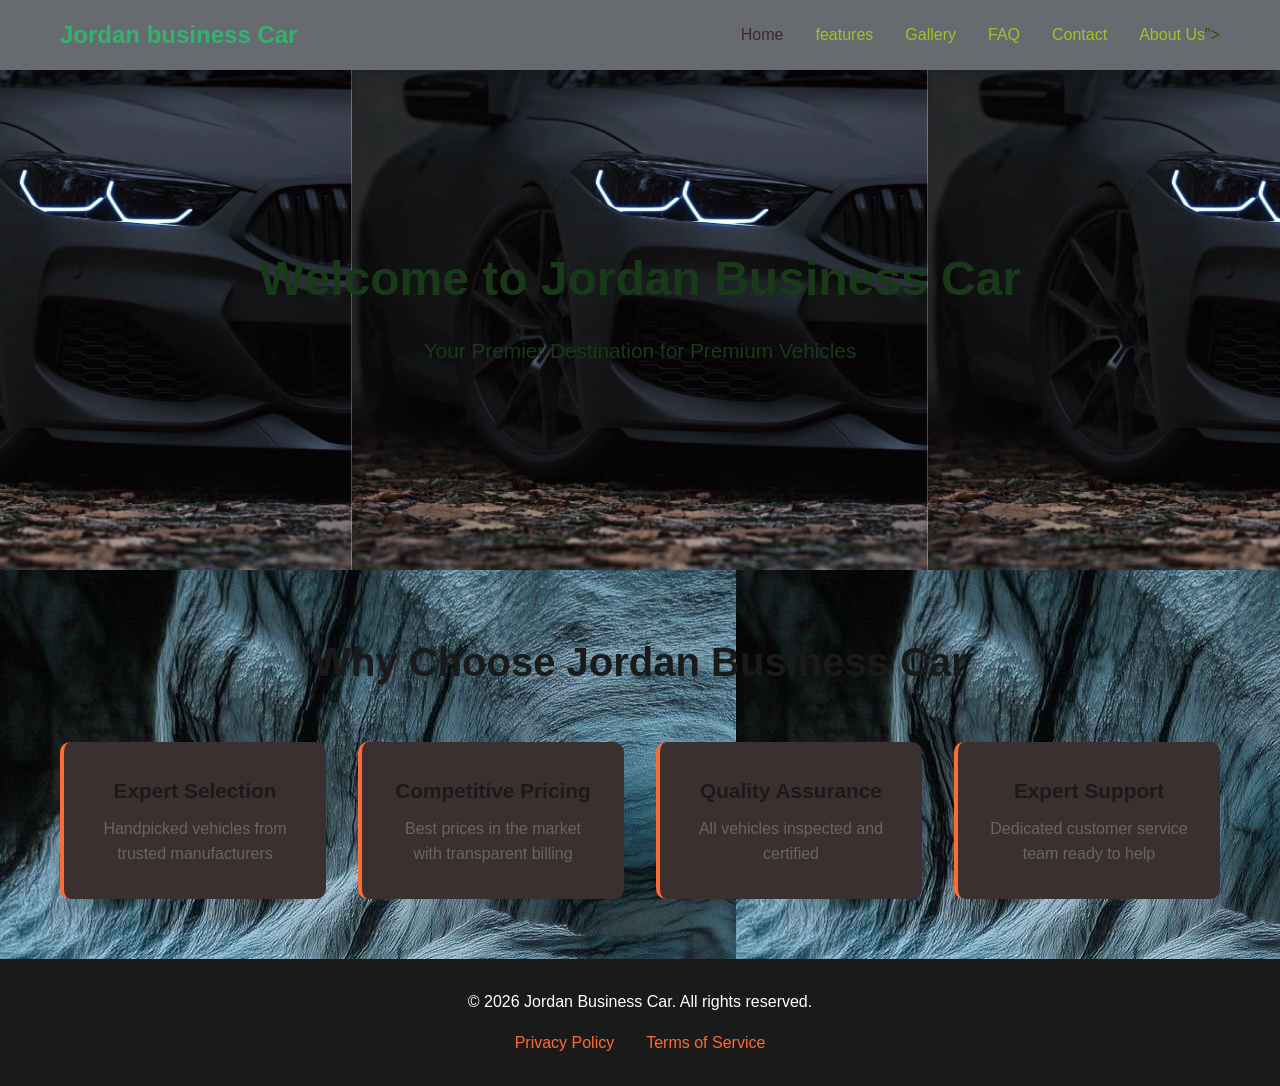
<file: index.html>
<!DOCTYPE html>
<html lang="en">
<head>
    <meta charset="UTF-8">
    <meta name="viewport" content="width=device-width, initial-scale=1.0">
    <title>Jordan Business car - Premium Car Sales</title>
    <link rel="stylesheet" href="styles.css">
</head>
<body>
    <!-- Navigation Bar -->
    <nav class="navbar">
        <div class="container">
            <div class="logo">Jordan business Car</div>
            <ul class="nav-links">
                <li><a href="index.html" class="active">Home</a></li>
                <li><a href="features.html">features</a></li>
                <li><a href="Gallery.html">Gallery</a></li>
                <li><a href="FAQ.html">FAQ</a></li>
                <li><a href="contact.html">Contact</a></li>
                <li><a href="about.html">About Us</a>"></li>

            </ul>
        </div>
    </nav>

    <!-- Hero Section -->
    <section class="hero">
        <div class="hero-content">
            <h1>Welcome to Jordan Business Car</h1>
            <p>Your Premier Destination for Premium Vehicles</p>
        </div>
    </section>


    <!-- Why Choose Us -->
    <section class="why-choose-us">
        <div class="container">
            <h2>Why Choose Jordan Business Car</h2>
            <div class="features-grid">
                <div class="feature">
                    <h3> Expert Selection</h3>
                    <p>Handpicked vehicles from trusted manufacturers</p>
                </div>
                <div class="feature">
                    <h3> Competitive Pricing</h3>
                    <p>Best prices in the market with transparent billing</p>
                </div>
                <div class="feature">
                    <h3> Quality Assurance</h3>
                    <p>All vehicles inspected and certified</p>
                </div>
                <div class="feature">
                    <h3> Expert Support</h3>
                    <p>Dedicated customer service team ready to help</p>
                </div>
            </div>
        </div>
    </section>

    <!-- Footer -->
    <footer class="footer">
        <div class="container">
            <p>&copy; 2026 Jordan Business Car. All rights reserved.</p>
            <div class="footer-links">
                <a href="#">Privacy Policy</a>
                <a href="#">Terms of Service</a>
            </div>
        </div>
    </footer>
</body>
</html>
</file>
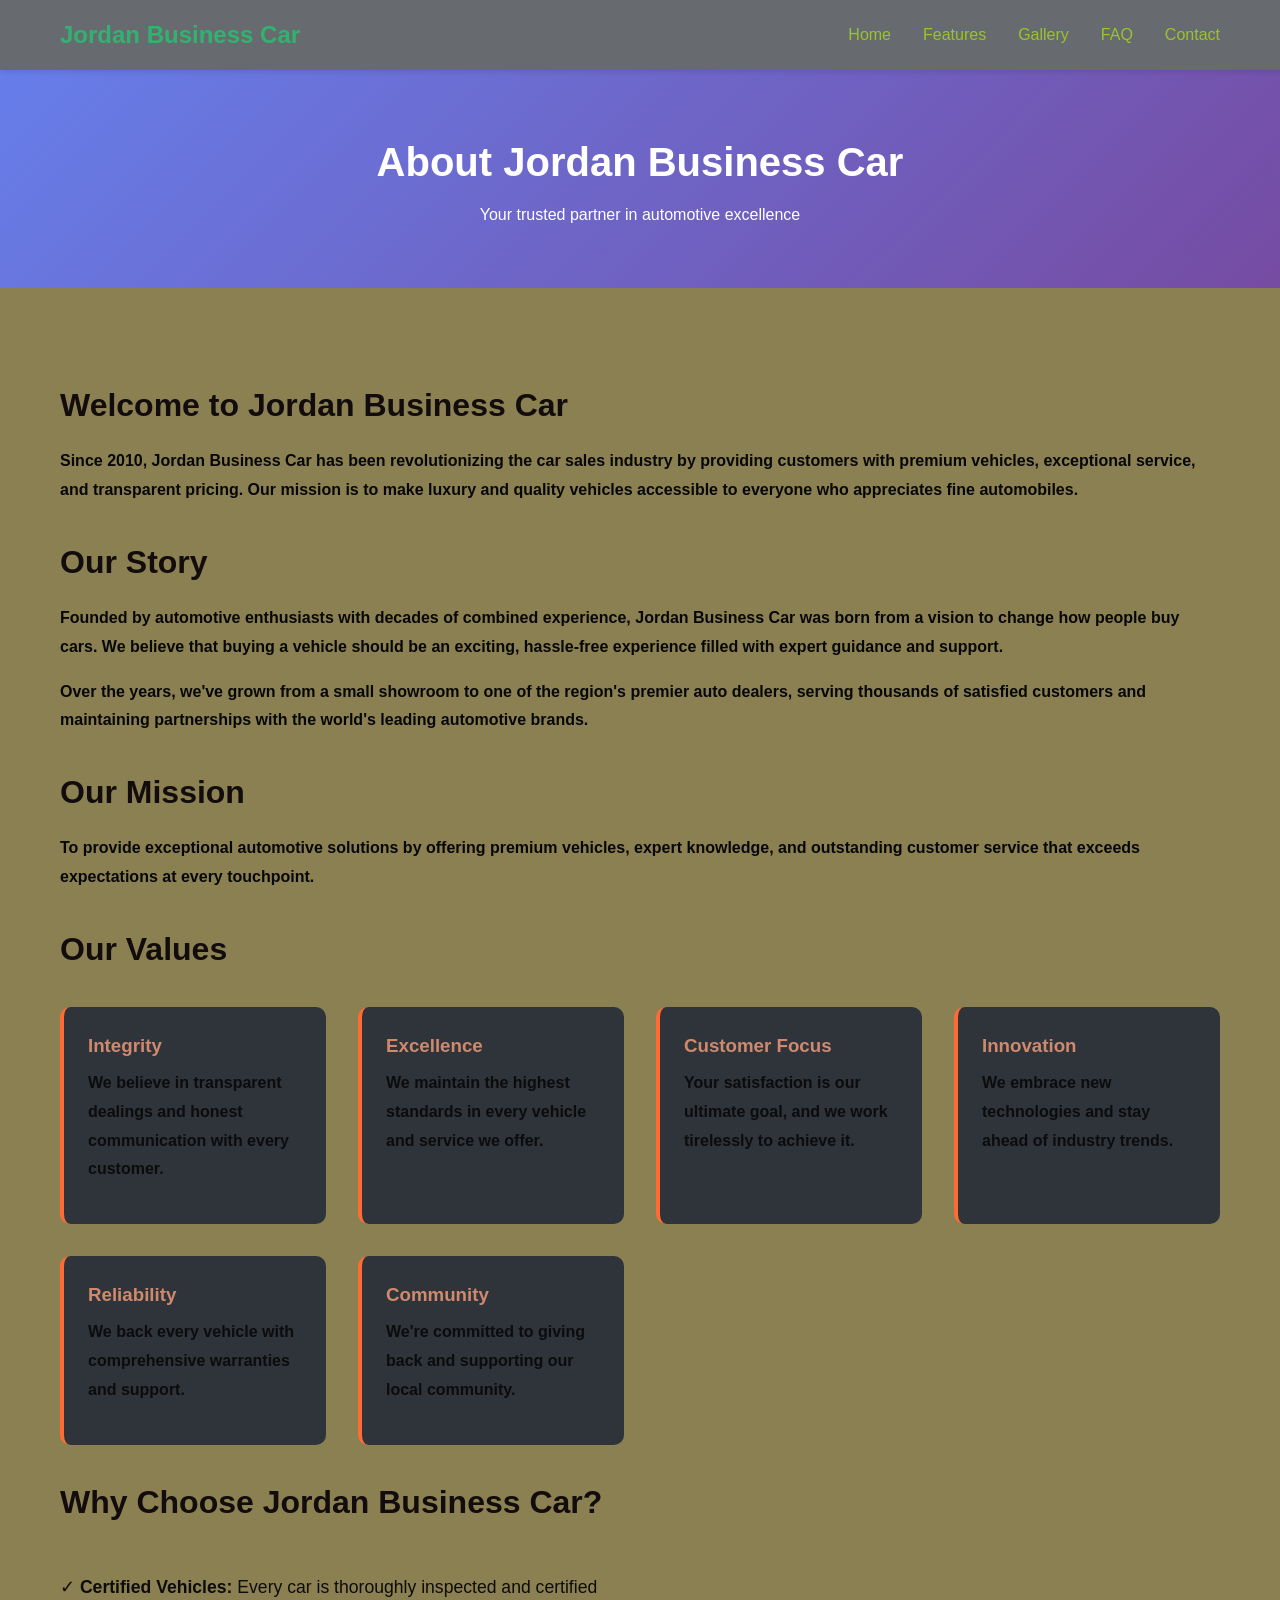
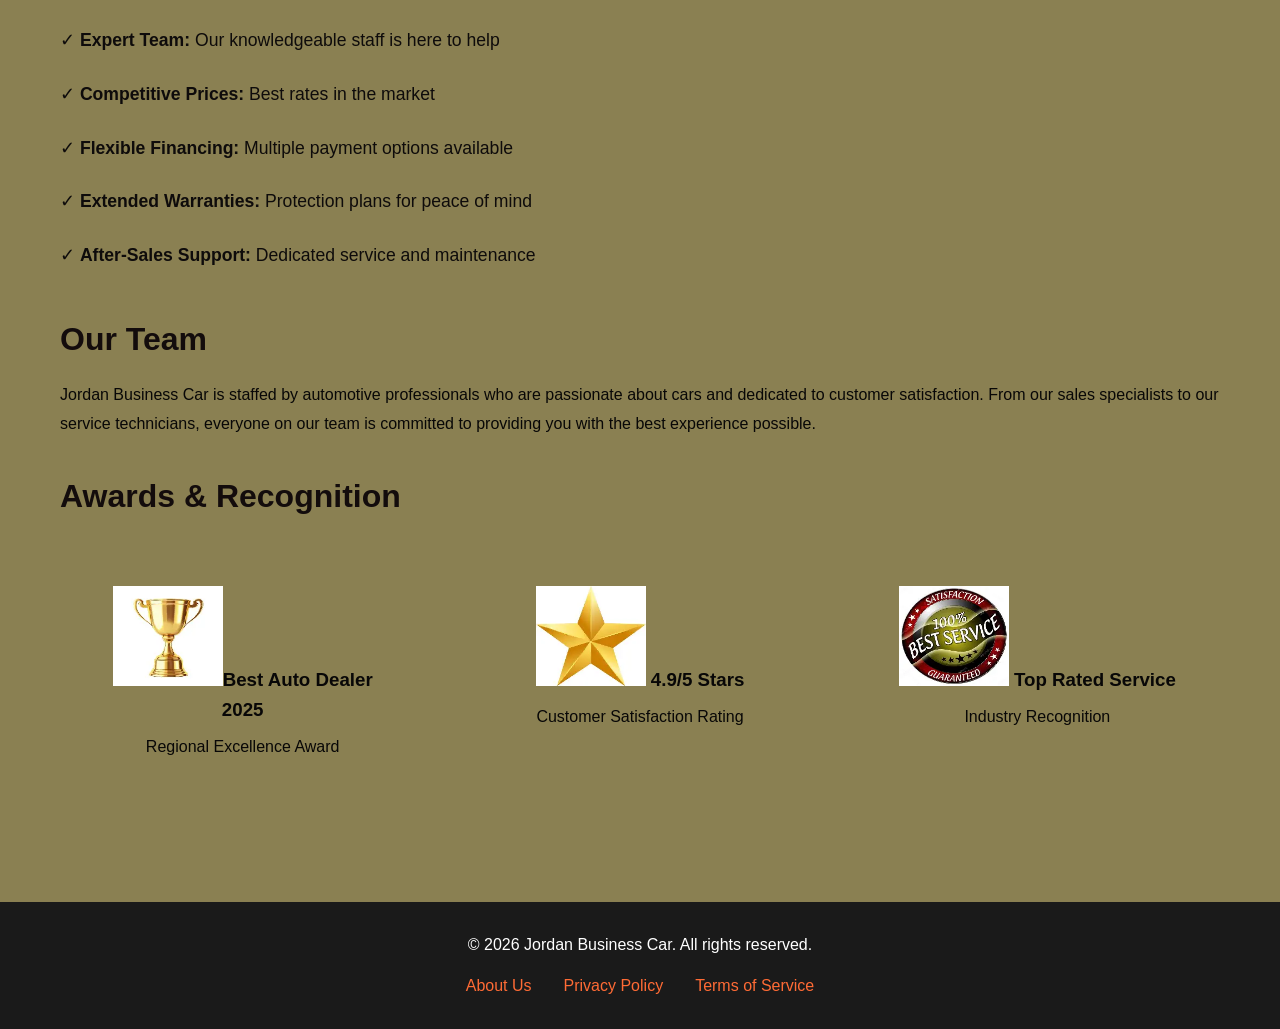
<file: about.html>
<!DOCTYPE html>
<html lang="en">
<head>
    <meta charset="UTF-8">
    <meta name="viewport" content="width=device-width, initial-scale=1.0">
    <title>About Us - Jordan Business Car</title>
    <link rel="stylesheet" href="styles.css">
</head>
<body>
    <!-- Navigation Bar -->
    <nav class="navbar">
        <div class="container">
            <div class="logo">Jordan Business Car</div>
            <ul class="nav-links">
                <li><a href="index.html">Home</a></li>
                <li><a href="features.html">Features</a></li>
                <li><a href="Gallery.html">Gallery</a></li>
                <li><a href="FAQ.html">FAQ</a></li>
                <li><a href="contact.html">Contact</a></li>
            </ul>
        </div>
    </nav>

    <!-- Page Header -->
    <section class="page-header">
        <div class="container">
            <h1>About Jordan Business Car</h1>
            <p>Your trusted partner in automotive excellence</p>
        </div>
    </section>

    <!-- About Section -->
    <section class="about-section">
        <div class="container">
            <div class="about-content">
                <h2>Welcome to Jordan Business Car</h2>
                <p><strong>Since 2010, Jordan Business Car has been revolutionizing the car sales industry by providing customers with premium vehicles, exceptional service, and transparent pricing. Our mission is to make luxury and quality vehicles accessible to everyone who appreciates fine automobiles.</strong></p>

                <h2>Our Story</h2>
                <p><strong>Founded by automotive enthusiasts with decades of combined experience, Jordan Business Car was born from a vision to change how people buy cars. We believe that buying a vehicle should be an exciting, hassle-free experience filled with expert guidance and support.</strong></p>

                <p><strong>Over the years, we've grown from a small showroom to one of the region's premier auto dealers, serving thousands of satisfied customers and maintaining partnerships with the world's leading automotive brands.</strong></p>

                <h2>Our Mission</h2>
                <p><strong>To provide exceptional automotive solutions by offering premium vehicles, expert knowledge, and outstanding customer service that exceeds expectations at every touchpoint.</strong></p>

                <h2>Our Values</h2>
                <div class="values-grid">
                    <div class="value-card">
                        <h3>Integrity</h3>
                        <p><strong>We believe in transparent dealings and honest communication with every customer.</strong></p>
                    </div>
                    <div class="value-card">
                        <h3>Excellence</h3>
                        <p><strong>We maintain the highest standards in every vehicle and service we offer.</strong></p>
                    </div>
                    <div class="value-card">
                        <h3>Customer Focus</h3>
                        <p><strong>Your satisfaction is our ultimate goal, and we work tirelessly to achieve it.</strong></p>
                    </div>
                    <div class="value-card">
                        <h3>Innovation</h3>
                        <p><strong>We embrace new technologies and stay ahead of industry trends.</strong></p>
                    </div>
                    <div class="value-card">
                        <h3>Reliability</h3>
                        <p><strong>We back every vehicle with comprehensive warranties and support.</strong></p>
                    </div>
                    <div class="value-card">
                        <h3>Community</h3>
                        <p><strong>We're committed to giving back and supporting our local community.</strong></p>
                    </div>
                </div>

                <h2>Why Choose Jordan Business Car?</h2>
                <ul class="features-list">
                    <li>&#10003 <strong>Certified Vehicles:</strong> Every car is thoroughly inspected and certified</li>
                    <li>&#10003 <strong>Expert Team:</strong> Our knowledgeable staff is here to help</li>
                    <li>&#10003 <strong>Competitive Prices:</strong> Best rates in the market</li>
                    <li>&#10003 <strong>Flexible Financing:</strong> Multiple payment options available</li>
                    <li>&#10003 <strong>Extended Warranties:</strong> Protection plans for peace of mind</li>
                    <li>&#10003 <strong>After-Sales Support:</strong> Dedicated service and maintenance</li>
                </ul>

                <h2>Our Team</h2>
                <p>Jordan Business Car is staffed by automotive professionals who are passionate about cars and dedicated to customer satisfaction. From our sales specialists to our service technicians, everyone on our team is committed to providing you with the best experience possible.</p>

                <h2>Awards & Recognition</h2>
                <div class="awards-grid">
                    <div class="award">
                        <h3><img src="Images/cup.webp" height="100" width="110">Best Auto Dealer 2025</h3>
                        <p>Regional Excellence Award</p>
                    </div>
                    <div class="award">
                        <h3><img src="Images/star.webp" height="100" width="110"> 4.9/5 Stars</h3>
                        <p>Customer Satisfaction Rating</p>
                    </div>
                    <div class="award">
                        <h3><img src="Images/rate.webp" height="100" width="110"> Top Rated Service</h3>
                        <p>Industry Recognition</p>
                    </div>
                </div>
            </div>
        </div>
    </section>

    <!-- Footer -->
    <footer class="footer">
        <div class="container">
            <p>&copy; 2026 Jordan Business Car. All rights reserved.</p>
            <div class="footer-links">
                <a href="about.html">About Us</a>
                <a href="#">Privacy Policy</a>
                <a href="#">Terms of Service</a>
            </div>
        </div>
    </footer>
</body>
</html>
</file>
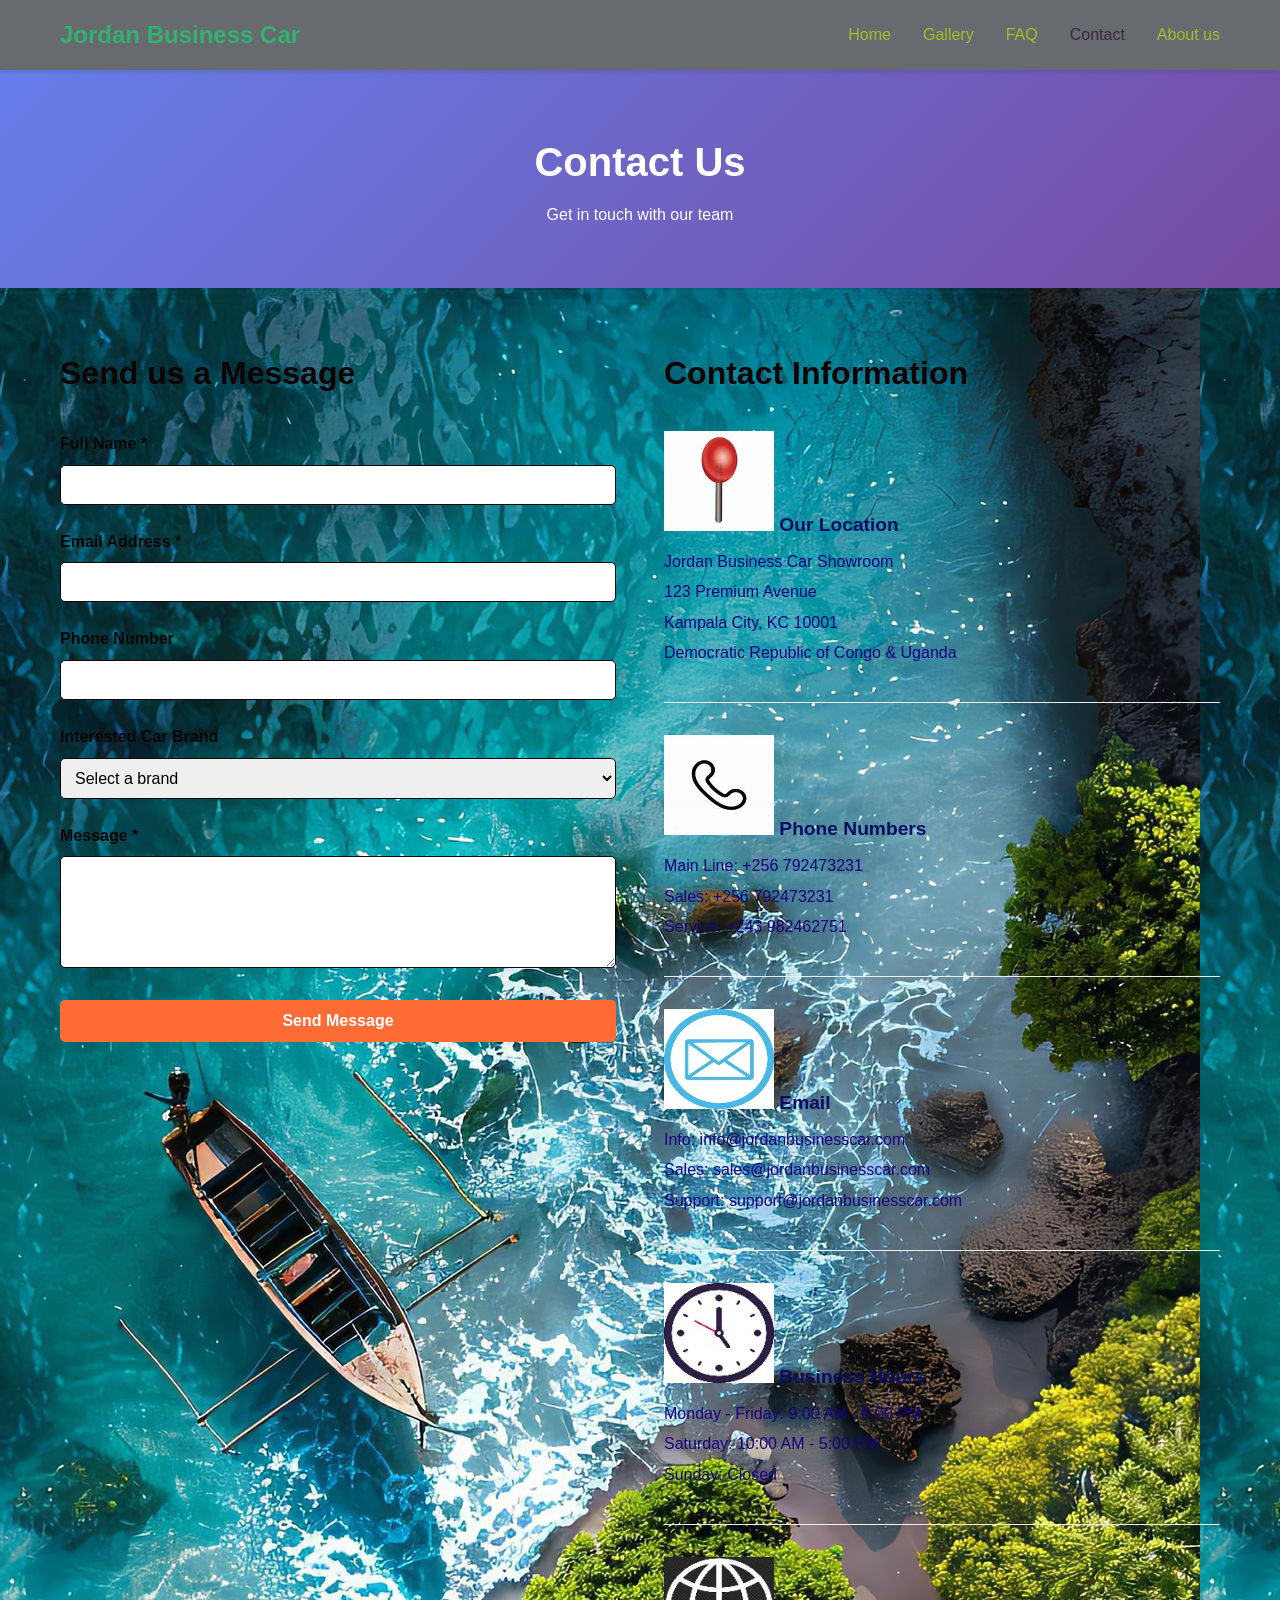
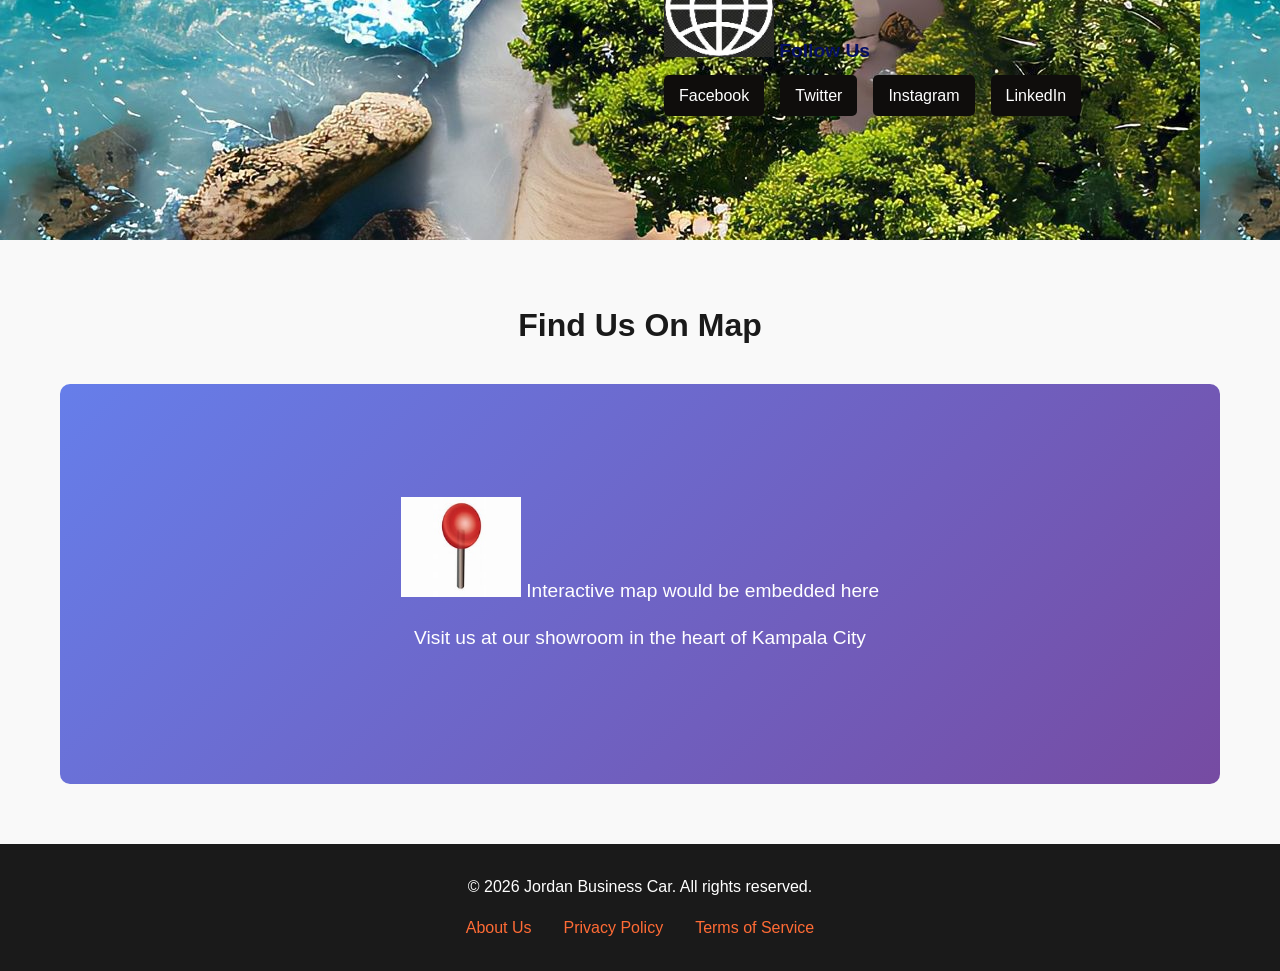
<file: contact.html>
<!DOCTYPE html>
<html lang="en">
<head>
    <meta charset="UTF-8">
    <meta name="viewport" content="width=device-width, initial-scale=1.0">
    <title>Contact Us - Jordan Business Car</title>
    <link rel="stylesheet" href="styles.css">
</head>
<body>
    <!-- Navigation Bar -->
    <nav class="navbar">
        <div class="container">
            <div class="logo">Jordan Business Car</div>
            <ul class="nav-links">
                <li><a href="index.html">Home</a></li>
                <li><a href="Gallery.html">Gallery</a></li>
                <li><a href="FAQ.html">FAQ</a></li>
                <li><a href="contact.html" class="active">Contact</a></li>
                <li><a href="about.html">About us</a></li>
            </ul>
        </div>
    </nav>

    <!-- Page Header -->
    <section class="page-header">
        <div class="container">
            <h1>Contact Us</h1>
            <p>Get in touch with our team</p>
        </div>
    </section>

    <!-- Contact Section -->
    <section class="contact-section">
        <div class="container">
            <div class="contact-grid">
                <!-- Contact Form -->
                <div class="contact-form-wrapper">
                    <h2>Send us a Message</h2>
                    <form class="contact-form">
                        <div class="form-group">
                            <label for="name">Full Name *</label>
                            <input type="text" id="name" name="name" required>
                        </div>

                        <div class="form-group">
                            <label for="email">Email Address *</label>
                            <input type="email" id="email" name="email" required>
                        </div>

                        <div class="form-group">
                            <label for="phone">Phone Number</label>
                            <input type="tel" id="phone" name="phone">
                        </div>

                        <div class="form-group">
                            <label for="car-brand">Interested Car Brand</label>
                            <select id="car-brand" name="car-brand">
                                <option value="">Select a brand</option>
                                <option value="toyota">Toyota</option>
                                <option value="bmw">BMW</option>
                                <option value="mercedes">Mercedes-Benz</option>
                                <option value="honda">Honda</option>
                            </select>
                        </div>

                        <div class="form-group">
                            <label for="message">Message *</label>
                            <textarea id="message" name="message" rows="5" required></textarea>
                        </div>

                        <button type="submit" class="submit-btn">Send Message</button>
                    </form>
                </div>

                <!-- Contact Information -->
                <div class="contact-info">
                    <h2>Contact Information</h2>
                    
                    <div class="info-block">
                        <h3><img src="Images/Round.jfif" height="100" width="110"> Our Location</h3>
                        <p>Jordan Business Car Showroom</p>
                        <p>123 Premium Avenue</p>
                        <p>Kampala City, KC 10001</p>
                        <p>Democratic Republic of Congo & Uganda</p>
                    </div>

                    <div class="info-block">
                        <h3><img src="Images/call.jfif" height="100" width="110"> Phone Numbers</h3>
                        <p>Main Line: +256 792473231</p>
                        <p>Sales: +256 792473231</p>
                        <p>Service: +243 982462751</p>
                    </div>

                    <div class="info-block">
                        <h3><img src="Images/mail.webp" height="100" width="110"> Email</h3>
                        <p>Info: info@jordanbusinesscar.com</p>
                        <p>Sales: sales@jordanbusinesscar.com</p>
                        <p>Support: support@jordanbusinesscar.com</p>
                    </div>

                    <div class="info-block">
                        <h3><img src="Images/hour.webp" height="100" width="110"> Business Hours</h3>
                        <p>Monday - Friday: 9:00 AM - 6:00 PM</p>
                        <p>Saturday: 10:00 AM - 5:00 PM</p>
                        <p>Sunday: Closed</p>
                    </div>

                    <div class="info-block">
                        <h3><img src="Images/network.webp" height="100" width="110"> Follow Us</h3>
                        <div class="social-links">
                            <a href="#">Facebook</a>
                            <a href="#">Twitter</a>
                            <a href="#">Instagram</a>
                            <a href="#">LinkedIn</a>
                        </div>
                    </div>
                </div>
            </div>
        </div>
    </section>

    <!-- Map Section -->
    <section class="map-section">
        <div class="container">
            <h2>Find Us On Map</h2>
            <div class="map-placeholder">
                <p><img src="Images/Round.jfif" height="100" width="120"> Interactive map would be embedded here</p>
                <p>Visit us at our showroom in the heart of Kampala City</p>
            </div>
        </div>
    </section>

    <!-- Footer -->
    <footer class="footer">
        <div class="container">
            <p>&copy; 2026 Jordan Business Car. All rights reserved.</p>
            <div class="footer-links">
                <a href="about.html">About Us</a>
                <a href="#">Privacy Policy</a>
                <a href="#">Terms of Service</a>
            </div>
        </div>
    </footer>
</body>
</html>
</file>
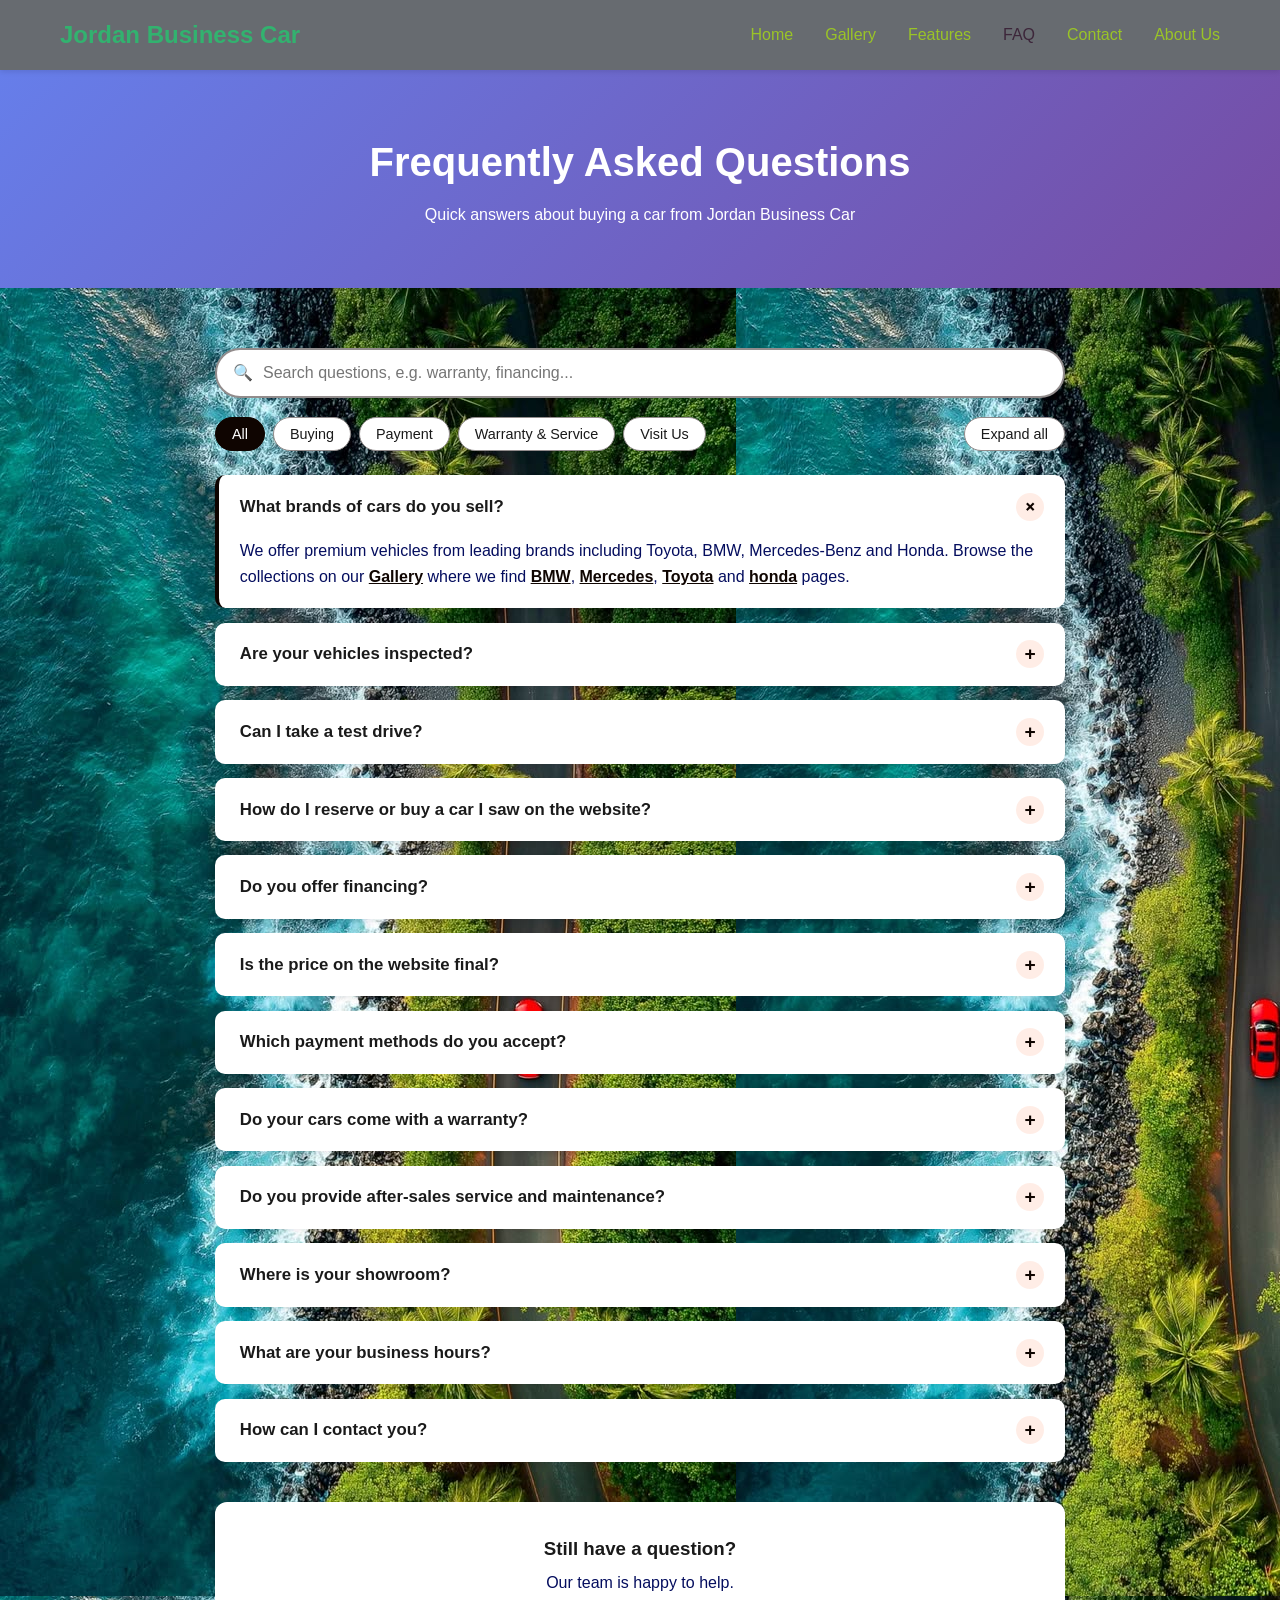
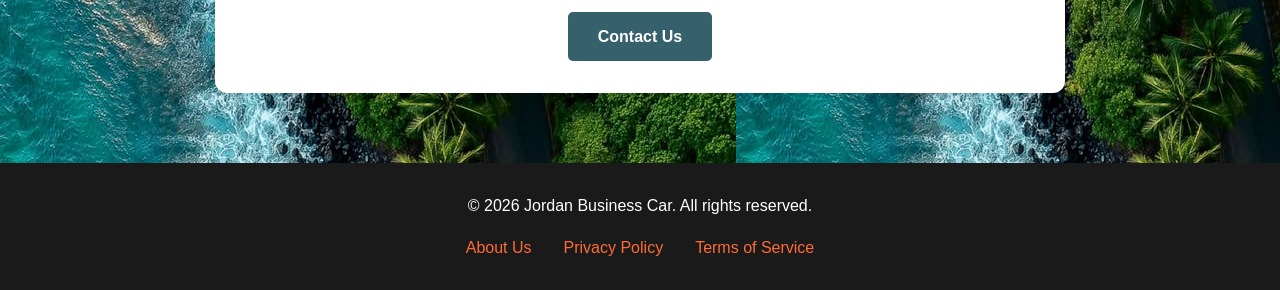
<file: FAQ.html>
<!DOCTYPE html>
<html lang="en">
<head>
    <meta charset="UTF-8">
    <meta name="viewport" content="width=device-width, initial-scale=1.0">
    <title>FAQ - Jordan Business Car</title>
    <link rel="stylesheet" href="styles.css">
    <link rel="stylesheet" href="features-faq.css">
</head>
<body>
    <!-- Navigation Bar -->
    <nav class="navbar">
        <div class="container">
            <div class="logo">Jordan Business Car</div>
            <ul class="nav-links">
                <li><a href="index.html">Home</a></li>
                <li><a href="Gallery.html">Gallery</a></li>
                <li><a href="features.html">Features</a></li>
                <li><a href="FAQ.html" class="active">FAQ</a></li>
                <li><a href="contact.html">Contact</a></li>
                <li><a href="about.html">About Us</a></li>
            </ul>
        </div>
    </nav>

    <!-- Page Header -->
    <section class="page-header">
        <div class="container">
            <h1>Frequently Asked Questions</h1>
            <p>Quick answers about buying a car from Jordan Business Car</p>
        </div>
    </section>

    <section class="faq-section">
        <div class="container">
            <div class="faq-wrap">

                <div class="faq-search">
                    <span class="icon">&#128269;</span>
                    <input type="search" id="faq-search" placeholder="Search questions, e.g. warranty, financing..." aria-label="Search FAQs">
                </div>

                <div class="faq-tools">
                    <div class="faq-filters">
                        <button class="filter-btn active" data-filter="all">All</button>
                        <button class="filter-btn" data-filter="buying">Buying</button>
                        <button class="filter-btn" data-filter="payment">Payment</button>
                        <button class="filter-btn" data-filter="service">Warranty &amp; Service</button>
                        <button class="filter-btn" data-filter="visit">Visit Us</button>
                    </div>
                    <button class="toggle-all" id="toggle-all">Expand all</button>
                </div>

                <div class="faq-list">

                    <div class="faq-item" data-category="buying">
                        <button class="faq-question">What brands of cars do you sell?
                            <span class="faq-chevron">+</span></button>
                        <div class="faq-answer"><div class="faq-answer-inner">
                            We offer premium vehicles from leading brands including Toyota, BMW, Mercedes-Benz and Honda. Browse the collections on our <a href="Gallery.html">Gallery</a> where we find <a href="bmw.html">BMW</a>,
                         <a href="mercedes.html">Mercedes</a>, <a href="Toyota.html">Toyota</a> and <a href="Honda.html">honda</a> pages.
                        </div></div>
                    </div>

                    <div class="faq-item" data-category="buying">
                        <button class="faq-question">Are your vehicles inspected?
                            <span class="faq-chevron">+</span></button>
                        <div class="faq-answer"><div class="faq-answer-inner">
                            Yes. Every car is thoroughly inspected and certified before it is offered for sale.
                        </div></div>
                    </div>

                    <div class="faq-item" data-category="buying">
                        <button class="faq-question">Can I take a test drive?
                            <span class="faq-chevron">+</span></button>
                        <div class="faq-answer"><div class="faq-answer-inner">
                            Absolutely. Contact us or visit the showroom during business hours and our team will arrange a test drive for the car you are interested in.
                        </div></div>
                    </div>

                    <div class="faq-item" data-category="buying">
                        <button class="faq-question">How do I reserve or buy a car I saw on the website?
                            <span class="faq-chevron">+</span></button>
                        <div class="faq-answer"><div class="faq-answer-inner">
                            Send us a message through the <a href="contact.html">Contact page</a> with the car you like, or call our sales line. A sales specialist will confirm availability and guide you through the next steps.
                        </div></div>
                    </div>

                    <div class="faq-item" data-category="payment">
                        <button class="faq-question">Do you offer financing?
                            <span class="faq-chevron">+</span></button>
                        <div class="faq-answer"><div class="faq-answer-inner">
                            Yes, we offer flexible financing with multiple payment options. Speak to our sales team to find a plan that fits your budget.
                        </div></div>
                    </div>

                    <div class="faq-item" data-category="payment">
                        <button class="faq-question">Is the price on the website final?
                            <span class="faq-chevron">+</span></button>
                        <div class="faq-answer"><div class="faq-answer-inner">
                            Our pricing is transparent and competitive. Prices shown are listed prices; our team will confirm the full breakdown with you before any purchase.
                        </div></div>
                    </div>

                    <div class="faq-item" data-category="payment">
                        <button class="faq-question">Which payment methods do you accept?
                            <span class="faq-chevron">+</span></button>
                        <div class="faq-answer"><div class="faq-answer-inner">
                            Please contact our sales team on +256 792473231 to confirm the payment methods currently available.
                        </div></div>
                    </div>

                    <div class="faq-item" data-category="service">
                        <button class="faq-question">Do your cars come with a warranty?
                            <span class="faq-chevron">+</span></button>
                        <div class="faq-answer"><div class="faq-answer-inner">
                            We back every vehicle with comprehensive warranties, and extended protection plans are available for extra peace of mind.
                        </div></div>
                    </div>

                    <div class="faq-item" data-category="service">
                        <button class="faq-question">Do you provide after-sales service and maintenance?
                            <span class="faq-chevron">+</span></button>
                        <div class="faq-answer"><div class="faq-answer-inner">
                            Yes. Our dedicated service team handles maintenance and support. Reach the service line on +243 982462751 or email support@jordanbusinesscar.com.
                        </div></div>
                    </div>

                    <div class="faq-item" data-category="visit">
                        <button class="faq-question">Where is your showroom?
                            <span class="faq-chevron">+</span></button>
                        <div class="faq-answer"><div class="faq-answer-inner">
                            Jordan Business Car Showroom, 123 Premium Avenue, Kampala City. We serve customers in Uganda and the Democratic Republic of Congo.
                        </div></div>
                    </div>

                    <div class="faq-item" data-category="visit">
                        <button class="faq-question">What are your business hours?
                            <span class="faq-chevron">+</span></button>
                        <div class="faq-answer"><div class="faq-answer-inner">
                            Monday to Friday: 9:00 AM - 6:00 PM<br>
                            Saturday: 10:00 AM - 5:00 PM<br>
                            Sunday: Closed
                        </div></div>
                    </div>

                    <div class="faq-item" data-category="visit">
                        <button class="faq-question">How can I contact you?
                            <span class="faq-chevron">+</span></button>
                        <div class="faq-answer"><div class="faq-answer-inner">
                            Call +256 792473231, email info@jordanbusinesscar.com, or use the form on our <a href="contact.html">Contact page</a>.
                        </div></div>
                    </div>

                </div>

                <div class="faq-empty">
                    <h3>No questions found</h3>
                    <p>Try a different keyword or choose another category.</p>
                </div>

                <div class="faq-help">
                    <h3>Still have a question?</h3>
                    <p>Our team is happy to help.</p>
                    <a href="contact.html" class="cta-button">Contact Us</a>
                </div>

            </div>
        </div>
    </section>

    <!-- Footer -->
    <footer class="footer">
        <div class="container">
            <p>&copy; 2026 Jordan Business Car. All rights reserved.</p>
            <div class="footer-links">
                <a href="about.html">About Us</a>
                <a href="#">Privacy Policy</a>
                <a href="#">Terms of Service</a>
            </div>
        </div>
    </footer>

    <script src="site-extras.js"></script>
</body>
</html>
</file>
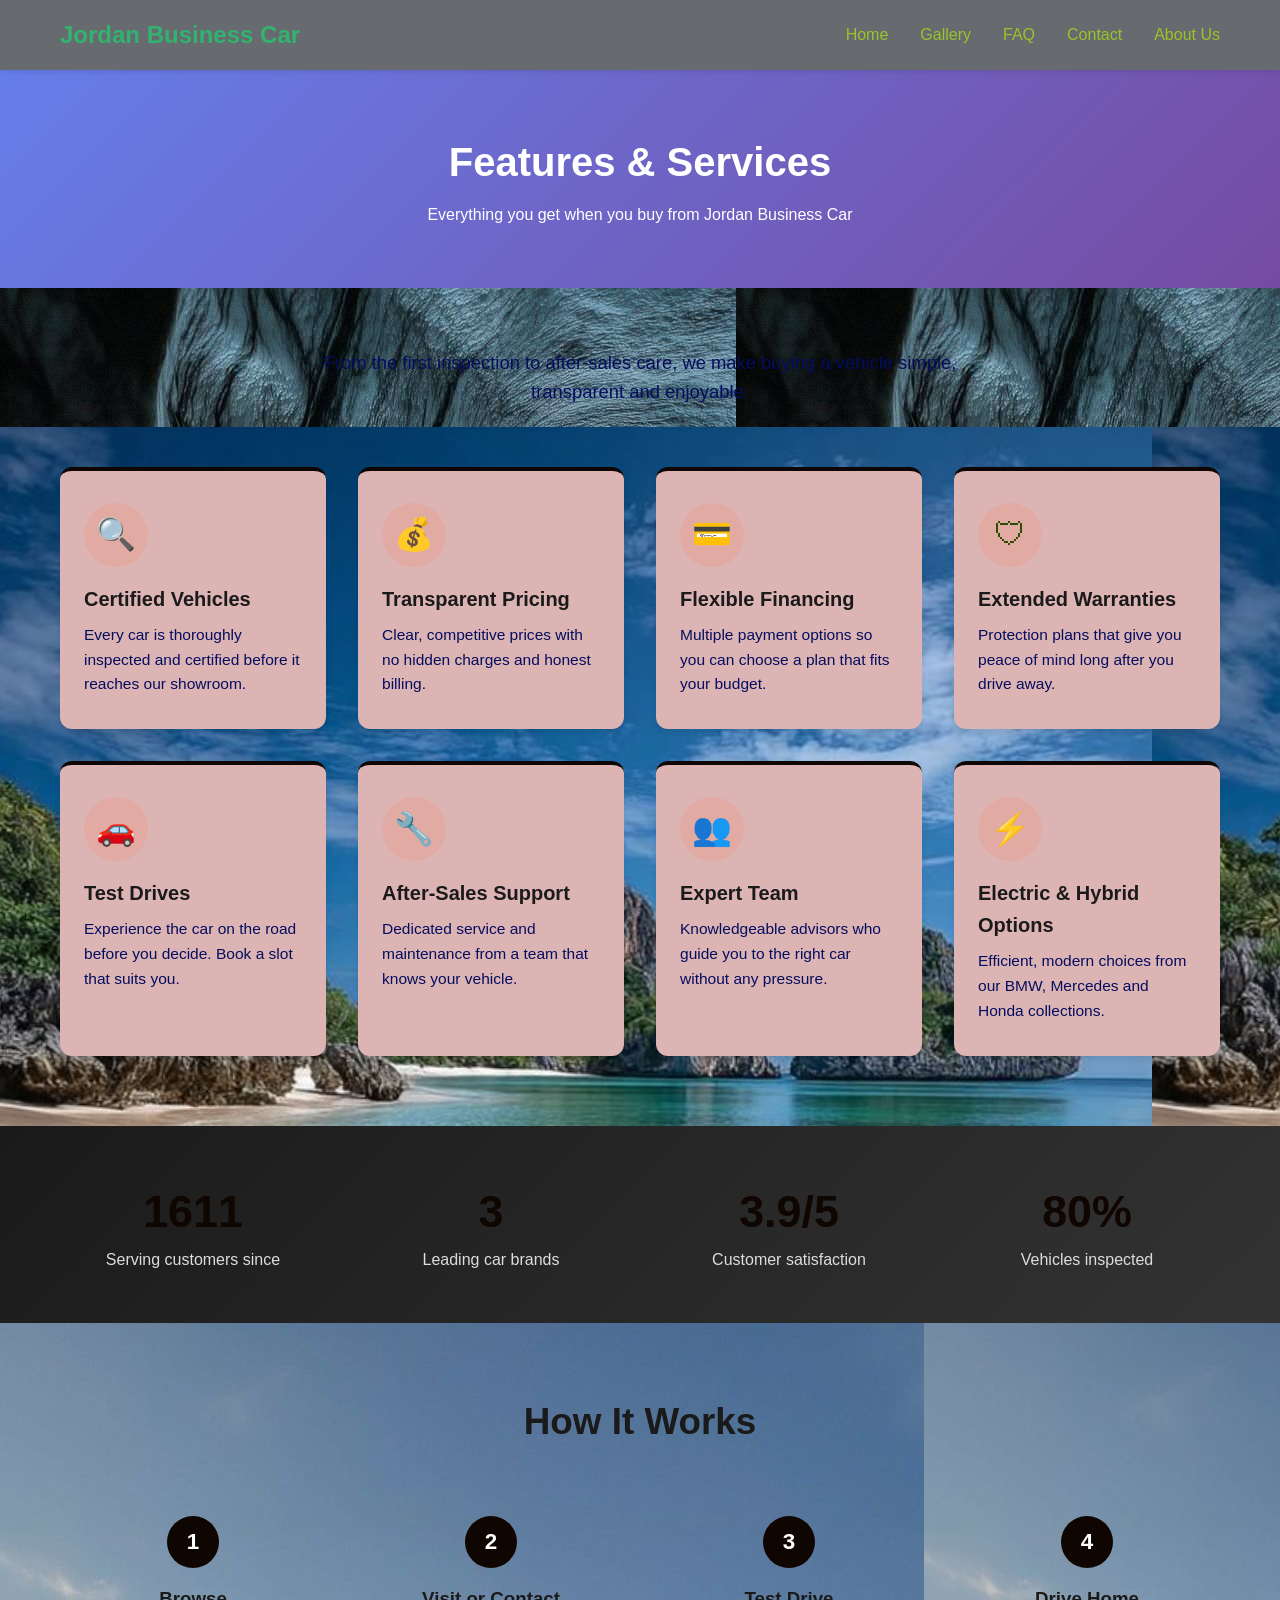
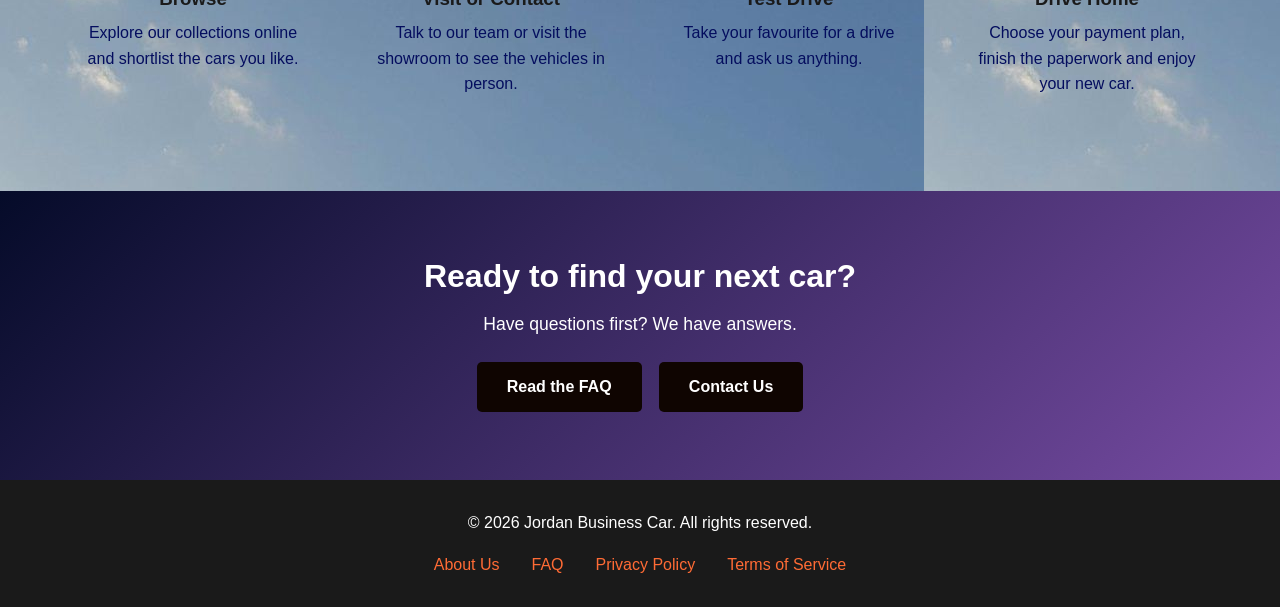
<file: features.html>
<!DOCTYPE html>
<html lang="en">
<head>
    <meta charset="UTF-8">
    <meta name="viewport" content="width=device-width, initial-scale=1.0">
    <title>Features - Jordan Business Car</title>
    <link rel="stylesheet" href="styles.css">
    <link rel="stylesheet" href="features-faq.css">
</head>
<body>
    <!-- Navigation Bar -->
    <nav class="navbar">
        <div class="container">
            <div class="logo">Jordan Business Car</div>
            <ul class="nav-links">
                <li><a href="index.html">Home</a></li>
                <li><a href="Gallery.html">Gallery</a></li>
                <li><a href="faq.html">FAQ</a></li>
                <li><a href="contact.html">Contact</a></li>
                <li><a href="about.html">About Us</a></li>
            </ul>
        </div>
    </nav>

    <!-- Page Header -->
    <section class="page-header">
        <div class="container">
            <h1>Features &amp; Services</h1>
            <p>Everything you get when you buy from Jordan Business Car</p>
        </div>
    </section>

    <section class="features-intro">
        <div class="container">
            <p>From the first inspection to after-sales care, we make buying a vehicle simple, transparent and enjoyable.</p>
        </div>
    </section>

    <!-- Feature cards -->
    <section class="features-showcase">
        <div class="container">
            <div class="grid">
                <div class="fx-card reveal">
                    <div class="fx-icon">&#128269;</div>
                    <h3>Certified Vehicles</h3>
                    <p>Every car is thoroughly inspected and certified before it reaches our showroom.</p>
                </div>
                <div class="fx-card reveal">
                    <div class="fx-icon">&#128176;</div>
                    <h3>Transparent Pricing</h3>
                    <p>Clear, competitive prices with no hidden charges and honest billing.</p>
                </div>
                <div class="fx-card reveal">
                    <div class="fx-icon">&#128179;</div>
                    <h3>Flexible Financing</h3>
                    <p>Multiple payment options so you can choose a plan that fits your budget.</p>
                </div>
                <div class="fx-card reveal">
                    <div class="fx-icon">&#128737;</div>
                    <h3>Extended Warranties</h3>
                    <p>Protection plans that give you peace of mind long after you drive away.</p>
                </div>
                <div class="fx-card reveal">
                    <div class="fx-icon">&#128663;</div>
                    <h3>Test Drives</h3>
                    <p>Experience the car on the road before you decide. Book a slot that suits you.</p>
                </div>
                <div class="fx-card reveal">
                    <div class="fx-icon">&#128295;</div>
                    <h3>After-Sales Support</h3>
                    <p>Dedicated service and maintenance from a team that knows your vehicle.</p>
                </div>
                <div class="fx-card reveal">
                    <div class="fx-icon">&#128101;</div>
                    <h3>Expert Team</h3>
                    <p>Knowledgeable advisors who guide you to the right car without any pressure.</p>
                </div>
                <div class="fx-card reveal">
                    <div class="fx-icon">&#9889;</div>
                    <h3>Electric &amp; Hybrid Options</h3>
                    <p>Efficient, modern choices from our BMW, Mercedes and Honda collections.</p>
                </div>
            </div>
        </div>
    </section>

    <!-- Stats -->
    <section class="stats-band">
        <div class="container">
            <div class="stats-grid">
                <div>
                    <div class="stat-number" data-count="2010">0</div>
                    <div class="stat-label">Serving customers since</div>
                </div>
                <div>
                    <div class="stat-number" data-count="4">0</div>
                    <div class="stat-label">Leading car brands</div>
                </div>
                <div>
                    <div class="stat-number" data-count="4.9" data-suffix="/5">0</div>
                    <div class="stat-label">Customer satisfaction</div>
                </div>
                <div>
                    <div class="stat-number" data-count="100" data-suffix="%">0</div>
                    <div class="stat-label">Vehicles inspected</div>
                </div>
            </div>
        </div>
    </section>

    <!-- How it works -->
    <section class="how-it-works">
        <div class="container">
            <h2>How It Works</h2>
            <div class="steps">
                <div class="step reveal">
                    <h3>Browse</h3>
                    <p>Explore our collections online and shortlist the cars you like.</p>
                </div>
                <div class="step reveal">
                    <h3>Visit or Contact</h3>
                    <p>Talk to our team or visit the showroom to see the vehicles in person.</p>
                </div>
                <div class="step reveal">
                    <h3>Test Drive</h3>
                    <p>Take your favourite for a drive and ask us anything.</p>
                </div>
                <div class="step reveal">
                    <h3>Drive Home</h3>
                    <p>Choose your payment plan, finish the paperwork and enjoy your new car.</p>
                </div>
            </div>
        </div>
    </section>

    <!-- CTA -->
    <section class="cta-band">
        <div class="container">
            <h2>Ready to find your next car?</h2>
            <p>Have questions first? We have answers.</p>
            <a href="faq.html" class="cta-button">Read the FAQ</a>
            <a href="contact.html" class="cta-button">Contact Us</a>
        </div>
    </section>

    <!-- Footer -->
    <footer class="footer">
        <div class="container">
            <p>&copy; 2026 Jordan Business Car. All rights reserved.</p>
            <div class="footer-links">
                <a href="about.html">About Us</a>
                <a href="faq.html">FAQ</a>
                <a href="#">Privacy Policy</a>
                <a href="#">Terms of Service</a>
            </div>
        </div>
    </footer>

    <script src="site-extras.js"></script>
</body>
</html>
</file>
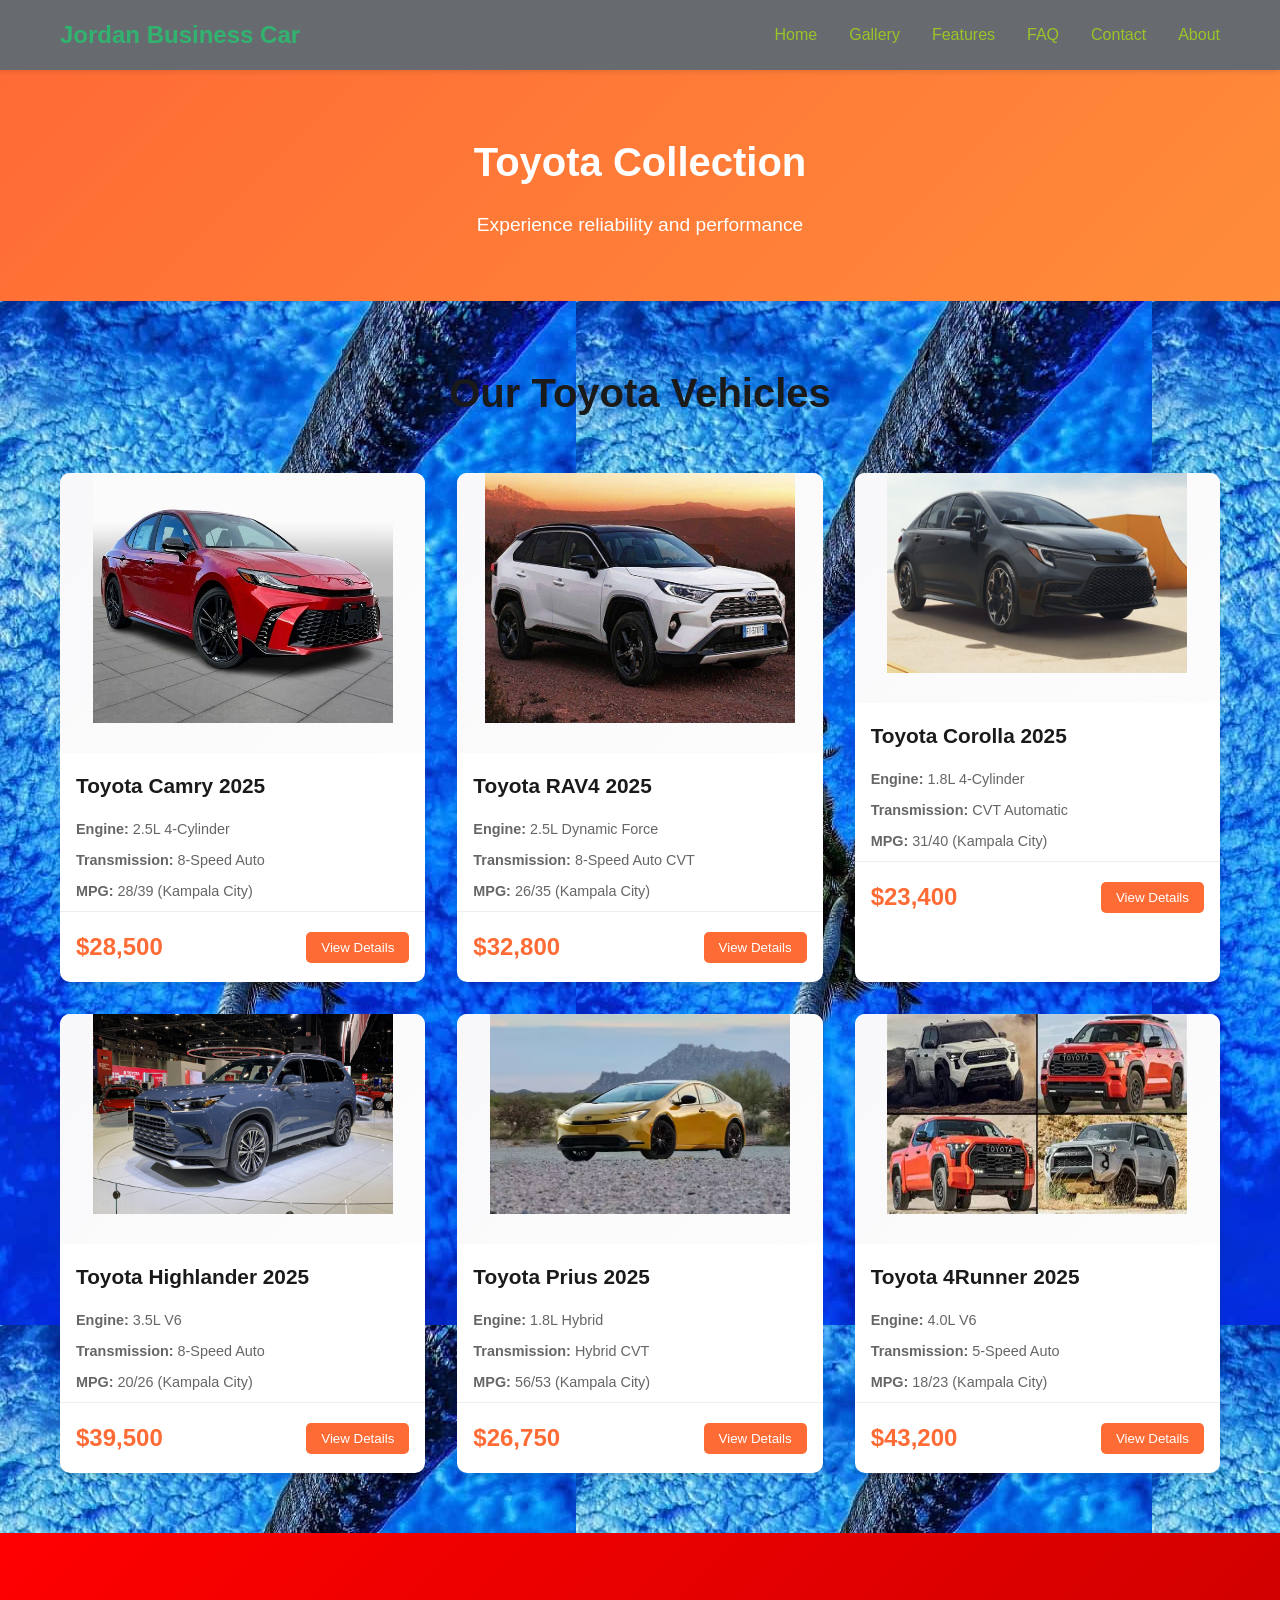
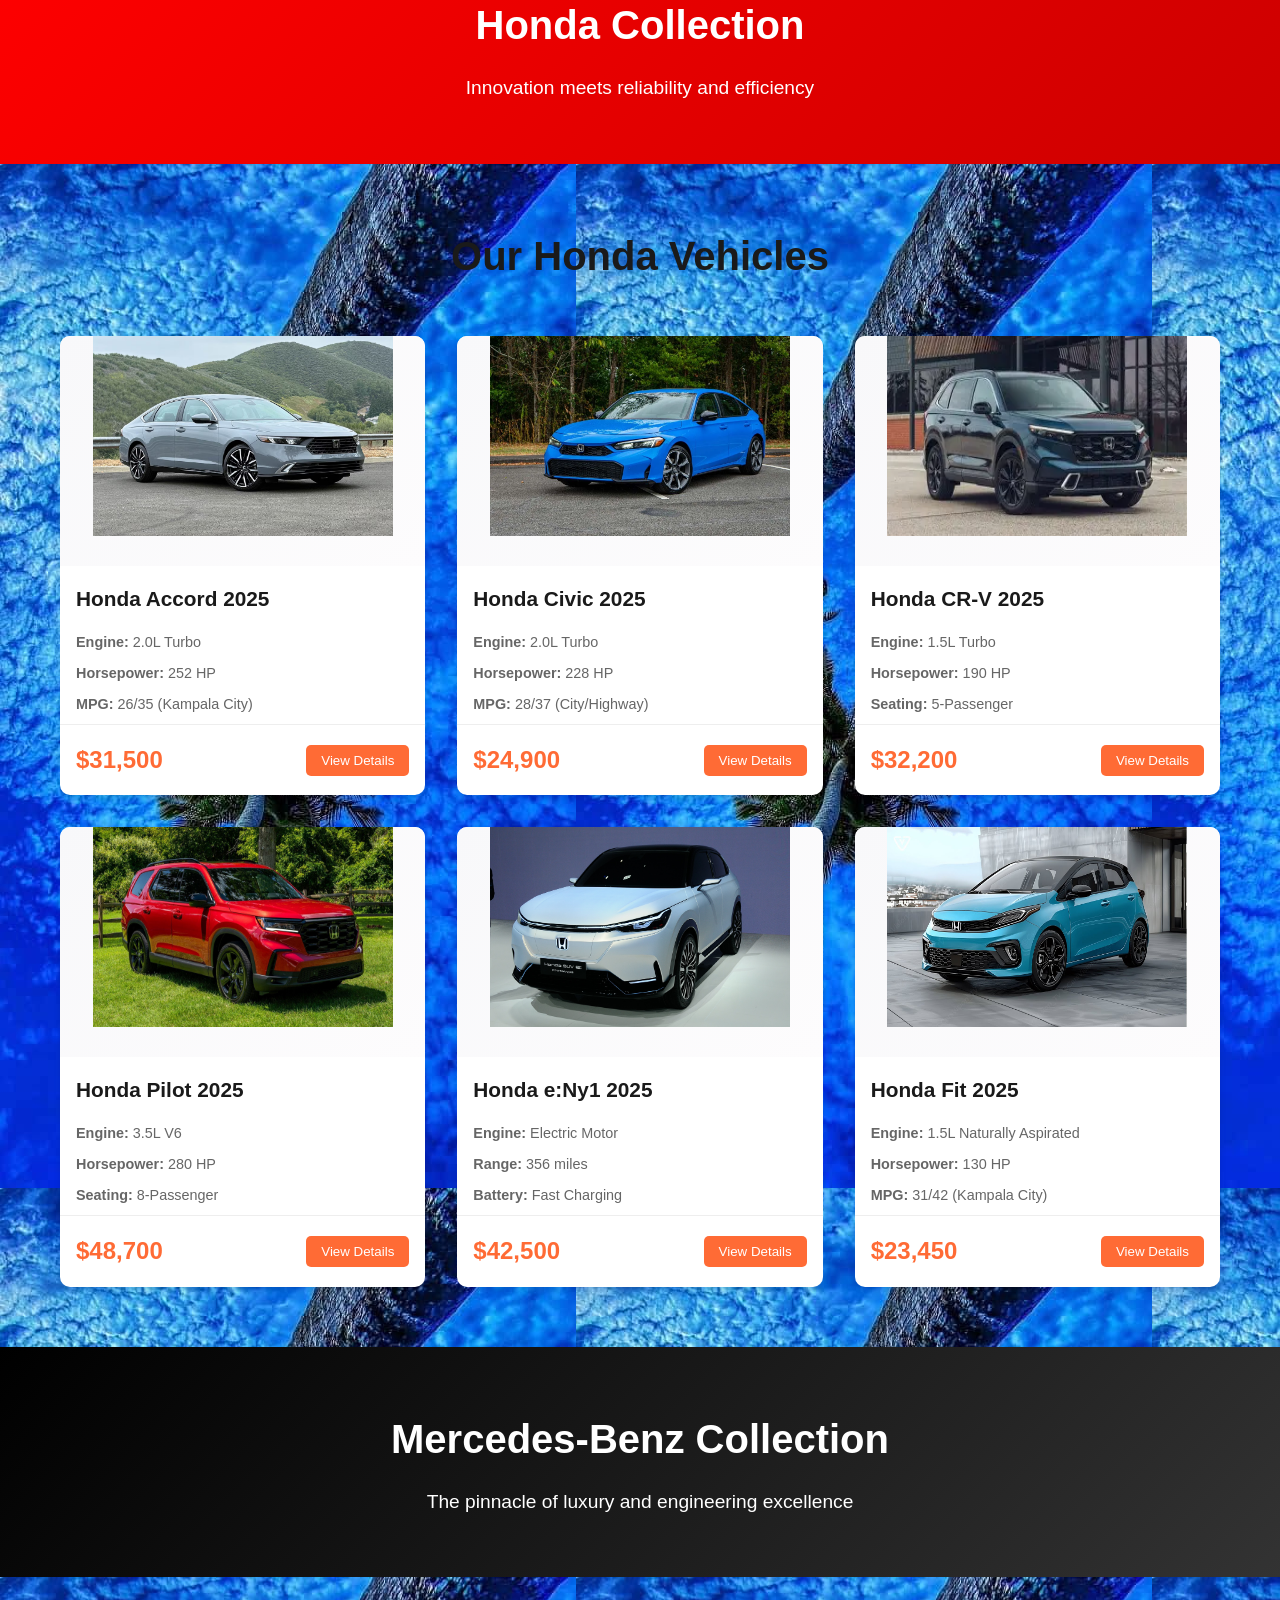
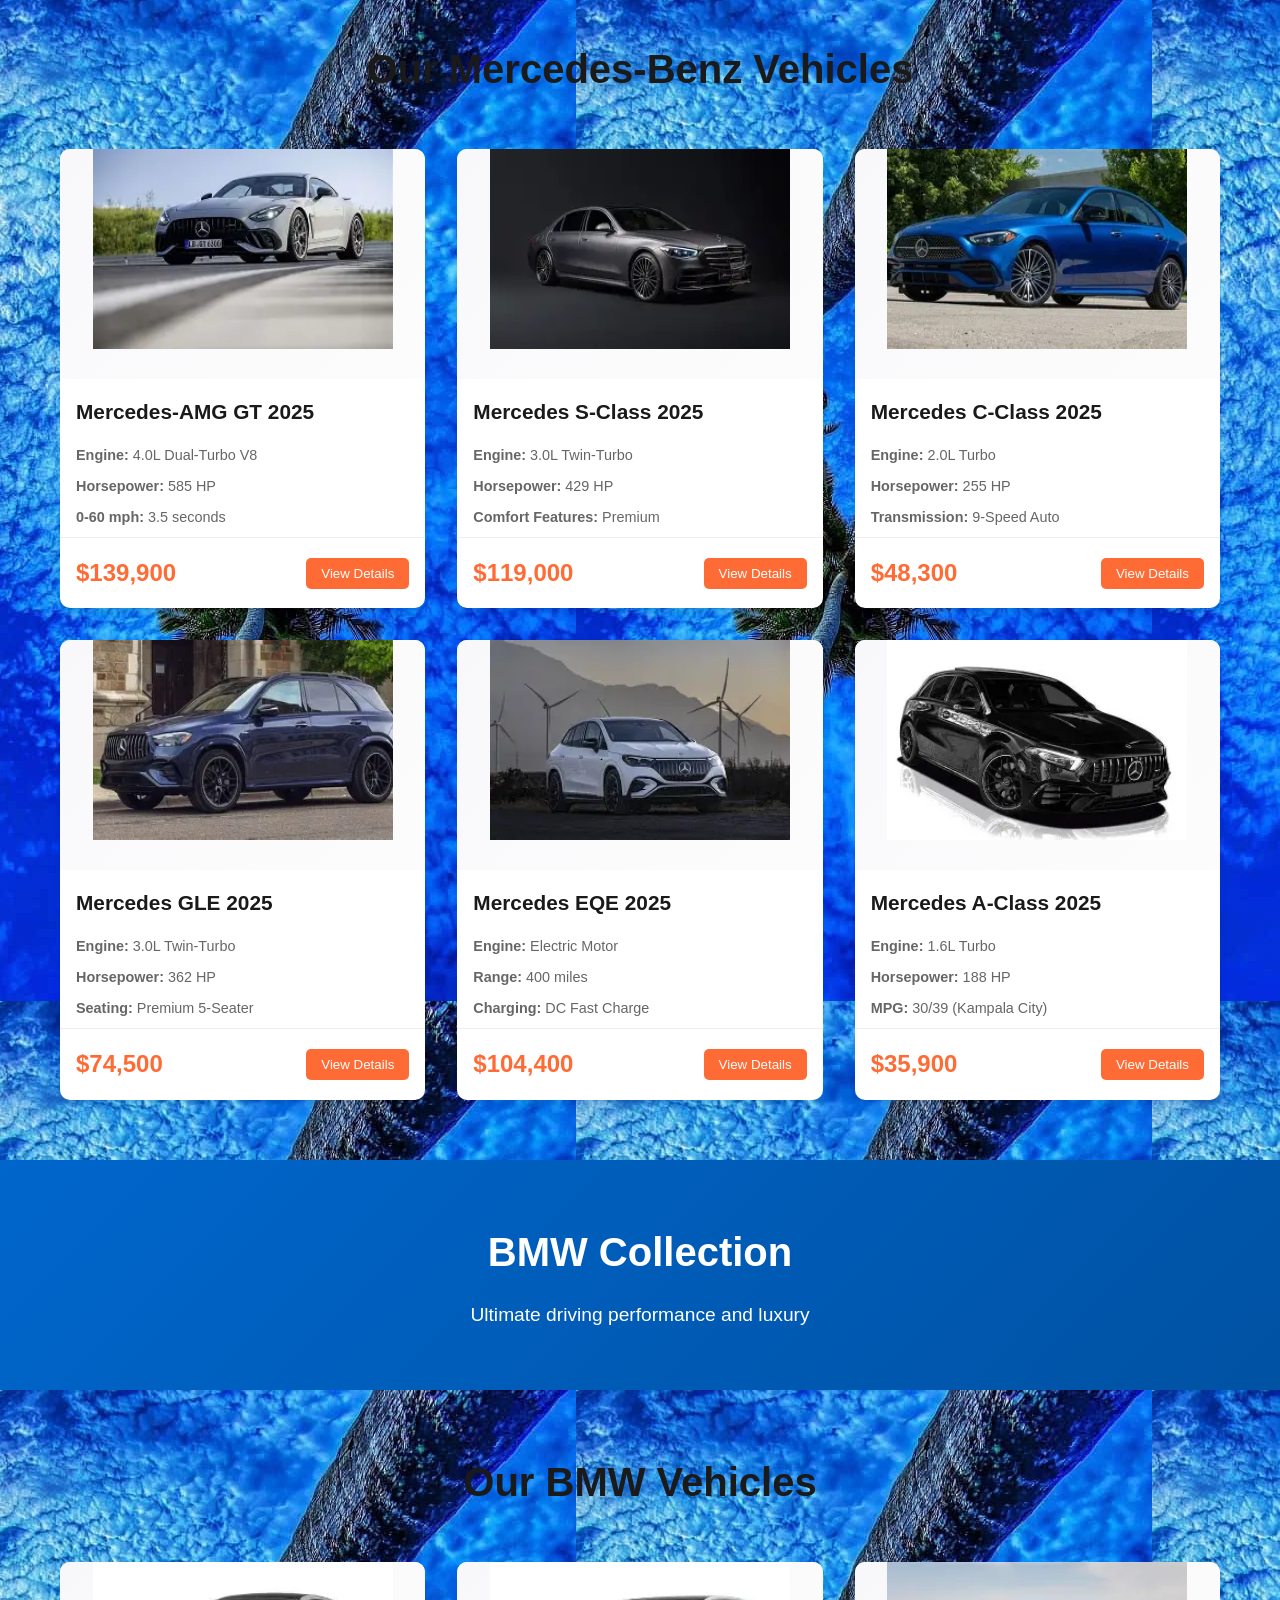
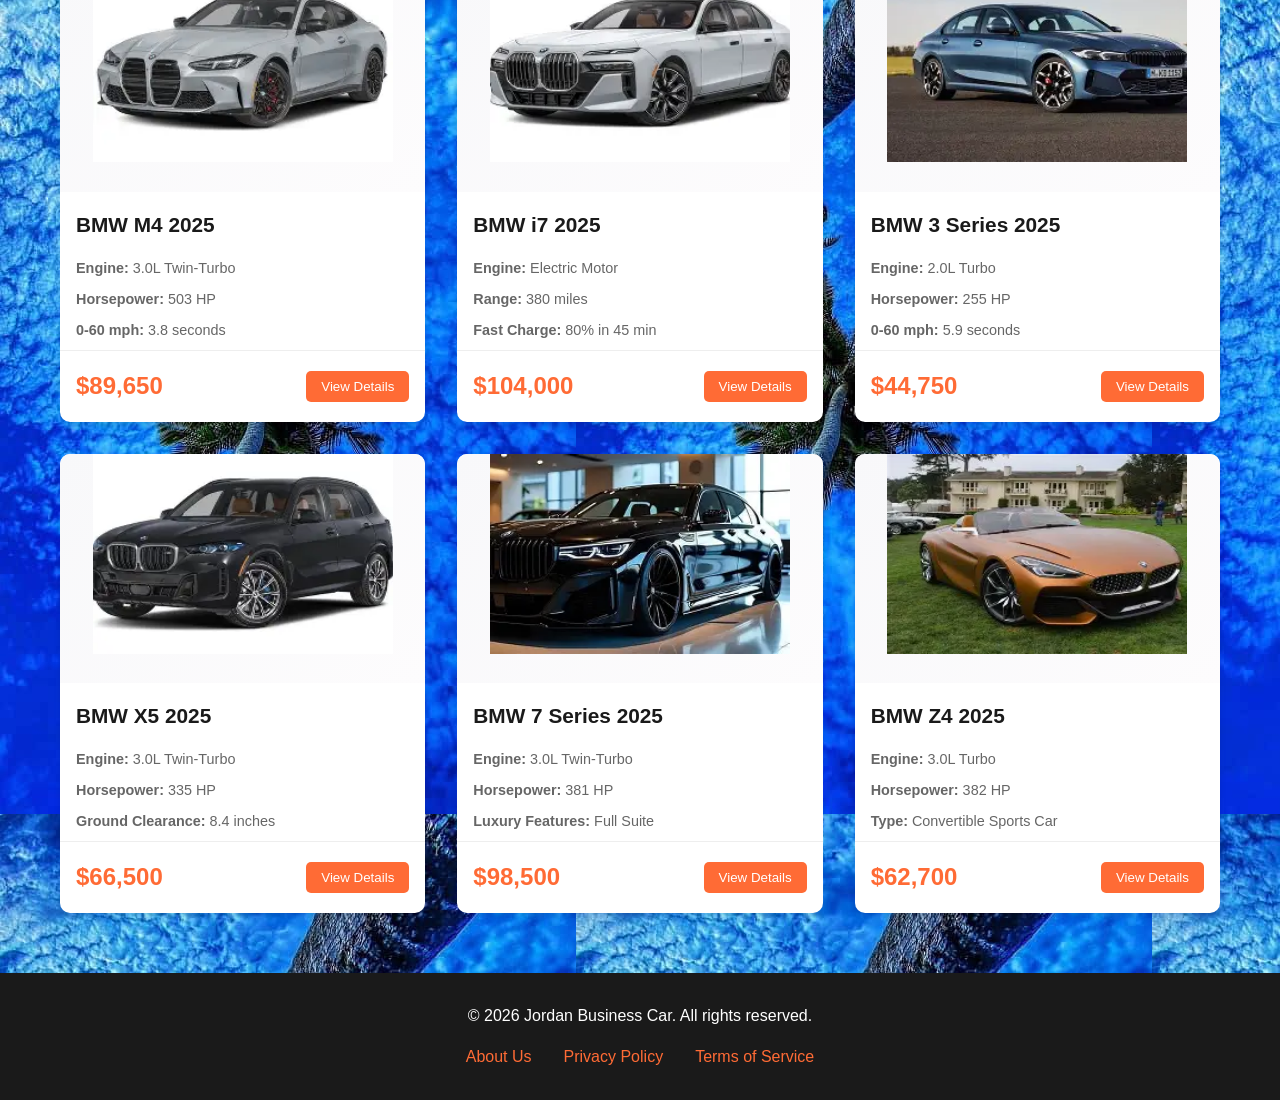
<file: Gallery.html>
<!DOCTYPE html>
<html lang="en">
<head>
    <meta charset="UTF-8">
     <meta name="viewport" content="width=device-width, initial-scale=1.0">
    <title>Toyota - Jordan Business Car Premium Cars</title>
    <link rel="stylesheet" href="styles.css">
</head>
<body>
    <!-- Navigation Bar -->
    <nav class="navbar">
        <div class="container">
            <div class="logo">Jordan Business Car</div>
            <ul class="nav-links">
                <li><a href="index.html">Home</a></li>
                <li><a href="Gallery.html">Gallery</a></li>
                <li><a href="features.html">Features</a></li>
                <li><a href="FAQ.html">FAQ</a></li>
                <li><a href="contact.html">Contact</a></li>
                <li><a href="about.html">About</a></li>
            </ul>
        </div>
    </nav>

    <!-- Brand Header -->
    <section class="brand-header" style="background: linear-gradient(135deg, #ff6b35 0%, #ff8c3a 100%);">
        <div class="container">
            <h1>Toyota Collection</h1>
            <p>Experience reliability and performance</p>
        </div>
    </section>

    <!-- Cars Grid -->
    <section class="cars-section">
        <div class="container">
            <h2>Our Toyota Vehicles</h2>
            <div class="cars-grid">
                <div class="car-card">
                    <div class="car-image"><img src="Images/camr.jpg" height="250" width="300" ></div>
                    <h3>Toyota Camry 2025</h3>
                    <div class="specs">
                        <p><strong>Engine:</strong> 2.5L 4-Cylinder</p>
                        <p><strong>Transmission:</strong> 8-Speed Auto</p>
                        <p><strong>MPG:</strong> 28/39 (Kampala City)</p>
                    </div>
                    <div class="car-footer">
                        <span class="price">$28,500</span>
                        <button class="buy-btn">View Details</button>
                    </div>
                </div>

                <div class="car-card">
                    <div class="car-image"><img src="Images/rav4.jpg" height="250" width="310" ></div>
                    <h3>Toyota RAV4 2025</h3>
                    <div class="specs">
                        <p><strong>Engine:</strong> 2.5L Dynamic Force</p>
                        <p><strong>Transmission:</strong> 8-Speed Auto CVT</p>
                        <p><strong>MPG:</strong> 26/35 (Kampala City)</p>
                    </div>
                    <div class="car-footer">
                        <span class="price">$32,800</span>
                        <button class="buy-btn">View Details</button>
                    </div>
                </div>

                <div class="car-card">
                    <div class="car-image"><img src="Images/corolla.png" height="200" width="300"></div>
                    <h3>Toyota Corolla 2025</h3>
                    <div class="specs">
                        <p><strong>Engine:</strong> 1.8L 4-Cylinder</p>
                        <p><strong>Transmission:</strong> CVT Automatic</p>
                        <p><strong>MPG:</strong> 31/40 (Kampala City)</p>
                    </div>
                    <div class="car-footer">
                        <span class="price">$23,400</span>
                        <button class="buy-btn">View Details</button>
                    </div>
                </div>

                <div class="car-card">
                    <div class="car-image"><img src="Images/highlander.jpeg" height="200" width="300"></div>
                    <h3>Toyota Highlander 2025</h3>
                    <div class="specs">
                        <p><strong>Engine:</strong> 3.5L V6</p>
                        <p><strong>Transmission:</strong> 8-Speed Auto</p>
                        <p><strong>MPG:</strong> 20/26 (Kampala City)</p>
                    </div>
                    <div class="car-footer">
                        <span class="price">$39,500</span>
                        <button class="buy-btn">View Details</button>
                    </div>
                </div>

                <div class="car-card">
                    <div class="car-image"><img src="Images/prius.avif" height="200" width="300"></div>
                    <h3>Toyota Prius 2025</h3>
                    <div class="specs">
                        <p><strong>Engine:</strong> 1.8L Hybrid</p>
                        <p><strong>Transmission:</strong> Hybrid CVT</p>
                        <p><strong>MPG:</strong> 56/53 (Kampala City)</p>
                    </div>
                    <div class="car-footer">
                        <span class="price">$26,750</span>
                        <button class="buy-btn">View Details</button>
                    </div>
                </div>

                <div class="car-card">
                    <div class="car-image"><img src="Images/4runner.webp" height="200" width="300"></div>
                    <h3>Toyota 4Runner 2025</h3>
                    <div class="specs">
                        <p><strong>Engine:</strong> 4.0L V6</p>
                        <p><strong>Transmission:</strong> 5-Speed Auto</p>
                        <p><strong>MPG:</strong> 18/23 (Kampala City)</p>
                    </div>
                    <div class="car-footer">
                        <span class="price">$43,200</span>
                        <button class="buy-btn">View Details</button>
                    </div>
                </div>
            </div>
        </div>
    </section>

    <!-- Brand Header -->
    <section class="brand-header" style="background: linear-gradient(135deg, #ff0000 0%, #cc0000 100%);">
        <div class="container">
            <h1>Honda Collection</h1>
            <p>Innovation meets reliability and efficiency</p>
        </div>
    </section>

    <!-- Cars Grid -->
    <section class="cars-section">
        <div class="container">
            <h2>Our Honda Vehicles</h2>
            <div class="cars-grid">
                <div class="car-card">
                    <div class="car-image"><img src="Images/honda.avif" height="200" width="300"></div>
                    <h3>Honda Accord 2025</h3>
                    <div class="specs">
                        <p><strong>Engine:</strong> 2.0L Turbo</p>
                        <p><strong>Horsepower:</strong> 252 HP</p>
                        <p><strong>MPG:</strong> 26/35 (Kampala City)</p>
                    </div>
                    <div class="car-footer">
                        <span class="price">$31,500</span>
                        <button class="buy-btn">View Details</button>
                    </div>
                </div>

                <div class="car-card">
                    <div class="car-image"><img src="Images/civic.webp" height="200" width="300"></div>
                    <h3>Honda Civic 2025</h3>
                    <div class="specs">
                        <p><strong>Engine:</strong> 2.0L Turbo</p>
                        <p><strong>Horsepower:</strong> 228 HP</p>
                        <p><strong>MPG:</strong> 28/37 (City/Highway)</p>
                    </div>
                    <div class="car-footer">
                        <span class="price">$24,900</span>
                        <button class="buy-btn">View Details</button>
                    </div>
                </div>

                <div class="car-card">
                    <div class="car-image"><img src="Images/CRv.webp" height="200" width="300"></div>
                    <h3>Honda CR-V 2025</h3>
                    <div class="specs">
                        <p><strong>Engine:</strong> 1.5L Turbo</p>
                        <p><strong>Horsepower:</strong> 190 HP</p>
                        <p><strong>Seating:</strong> 5-Passenger</p>
                    </div>
                    <div class="car-footer">
                        <span class="price">$32,200</span>
                        <button class="buy-btn">View Details</button>
                    </div>
                </div>

                <div class="car-card">
                    <div class="car-image"><img src="Images/Pilot.jpeg" height="200" width="300"></div>
                    <h3>Honda Pilot 2025</h3>
                    <div class="specs">
                        <p><strong>Engine:</strong> 3.5L V6</p>
                        <p><strong>Horsepower:</strong> 280 HP</p>
                        <p><strong>Seating:</strong> 8-Passenger</p>
                    </div>
                    <div class="car-footer">
                        <span class="price">$48,700</span>
                        <button class="buy-btn">View Details</button>
                    </div>
                </div>

                <div class="car-card">
                    <div class="car-image"><img src="Images/Ny1.jpg" height="200" width="300"></div>
                    <h3>Honda e:Ny1 2025</h3>
                    <div class="specs">
                        <p><strong>Engine:</strong> Electric Motor</p>
                        <p><strong>Range:</strong> 356 miles</p>
                        <p><strong>Battery:</strong> Fast Charging</p>
                    </div>
                    <div class="car-footer">
                        <span class="price">$42,500</span>
                        <button class="buy-btn">View Details</button>
                    </div>
                </div>

                <div class="car-card">
                    <div class="car-image"><img src="Images/Fit.jpg" height="200" width="300"></div>
                    <h3>Honda Fit 2025</h3>
                    <div class="specs">
                        <p><strong>Engine:</strong> 1.5L Naturally Aspirated</p>
                        <p><strong>Horsepower:</strong> 130 HP</p>
                        <p><strong>MPG:</strong> 31/42 (Kampala City)</p>
                    </div>
                    <div class="car-footer">
                        <span class="price">$23,450</span>
                        <button class="buy-btn">View Details</button>
                    </div>
                </div>
            </div>
        </div>
    </section>
     <!-- Brand Header -->
    <section class="brand-header" style="background: linear-gradient(135deg, #000000 0%, #333333 100%);">
        <div class="container">
            <h1>Mercedes-Benz Collection</h1>
            <p>The pinnacle of luxury and engineering excellence</p>
        </div>
    </section>

    <!-- Cars Grid -->
    <section class="cars-section">
        <div class="container">
            <h2>Our Mercedes-Benz Vehicles</h2>
            <div class="cars-grid">
                <div class="car-card">
                    <div class="car-image"><img src="Images/amg.webp" height="200" width="300"></div>
                    <h3>Mercedes-AMG GT 2025</h3>
                    <div class="specs">
                        <p><strong>Engine:</strong> 4.0L Dual-Turbo V8</p>
                        <p><strong>Horsepower:</strong> 585 HP</p>
                        <p><strong>0-60 mph:</strong> 3.5 seconds</p>
                    </div>
                    <div class="car-footer">
                        <span class="price">$139,900</span>
                        <button class="buy-btn">View Details</button>
                    </div>
                </div>

                <div class="car-card">
                    <div class="car-image"><img src="Images/s-class.webp" height="200" width="300"></div>
                    <h3>Mercedes S-Class 2025</h3>
                    <div class="specs">
                        <p><strong>Engine:</strong> 3.0L Twin-Turbo</p>
                        <p><strong>Horsepower:</strong> 429 HP</p>
                        <p><strong>Comfort Features:</strong> Premium</p>
                    </div>
                    <div class="car-footer">
                        <span class="price">$119,000</span>
                        <button class="buy-btn">View Details</button>
                    </div>
                </div>

                <div class="car-card">
                    <div class="car-image"><img src="Images/c-class.webp" height="200" width="300"></div>
                    <h3>Mercedes C-Class 2025</h3>
                    <div class="specs">
                        <p><strong>Engine:</strong> 2.0L Turbo</p>
                        <p><strong>Horsepower:</strong> 255 HP</p>
                        <p><strong>Transmission:</strong> 9-Speed Auto</p>
                    </div>
                    <div class="car-footer">
                        <span class="price">$48,300</span>
                        <button class="buy-btn">View Details</button>
                    </div>
                </div>

                <div class="car-card">
                    <div class="car-image"><img src="Images/GLE.webp" height="200" width="300"></div>
                    <h3>Mercedes GLE 2025</h3>
                    <div class="specs">
                        <p><strong>Engine:</strong> 3.0L Twin-Turbo</p>
                        <p><strong>Horsepower:</strong> 362 HP</p>
                        <p><strong>Seating:</strong> Premium 5-Seater</p>
                    </div>
                    <div class="car-footer">
                        <span class="price">$74,500</span>
                        <button class="buy-btn">View Details</button>
                    </div>
                </div>

                <div class="car-card">
                    <div class="car-image"><img src="Images/EQE.webp" height="200" width="300"></div>
                    <h3>Mercedes EQE 2025</h3>
                    <div class="specs">
                        <p><strong>Engine:</strong> Electric Motor</p>
                        <p><strong>Range:</strong> 400 miles</p>
                        <p><strong>Charging:</strong> DC Fast Charge</p>
                    </div>
                    <div class="car-footer">
                        <span class="price">$104,400</span>
                        <button class="buy-btn">View Details</button>
                    </div>
                </div>

                <div class="car-card">
                    <div class="car-image"><img src="Images/A-class.webp" height="200" width="300"></div>
                    <h3>Mercedes A-Class 2025</h3>
                    <div class="specs">
                        <p><strong>Engine:</strong> 1.6L Turbo</p>
                        <p><strong>Horsepower:</strong> 188 HP</p>
                        <p><strong>MPG:</strong> 30/39 (Kampala City)</p>
                    </div>
                    <div class="car-footer">
                        <span class="price">$35,900</span>
                        <button class="buy-btn">View Details</button>
                    </div>
                </div>
            </div>
        </div>
    </section>
    <!-- Brand Header -->
    <section class="brand-header" style="background: linear-gradient(135deg, #0066cc 0%, #0052a3 100%);">
        <div class="container">
            <h1>BMW Collection</h1>
            <p>Ultimate driving performance and luxury</p>
        </div>
    </section>

    <!-- Cars Grid -->
    <section class="cars-section">
        <div class="container">
            <h2>Our BMW Vehicles</h2>
            <div class="cars-grid">
                <div class="car-card">
                    <div class="car-image"><img src="Images/m4.webp" height="200" width="300"></div>
                    <h3>BMW M4 2025</h3>
                    <div class="specs">
                        <p><strong>Engine:</strong> 3.0L Twin-Turbo</p>
                        <p><strong>Horsepower:</strong> 503 HP</p>
                        <p><strong>0-60 mph:</strong> 3.8 seconds</p>
                    </div>
                    <div class="car-footer">
                        <span class="price">$89,650</span>
                        <button class="buy-btn">View Details</button>
                    </div>
                </div>

                <div class="car-card">
                    <div class="car-image"><img src="Images/i7.webp" height="200" width="300"></div>
                    <h3>BMW i7 2025</h3>
                    <div class="specs">
                        <p><strong>Engine:</strong> Electric Motor</p>
                        <p><strong>Range:</strong> 380 miles</p>
                        <p><strong>Fast Charge:</strong> 80% in 45 min</p>
                    </div>
                    <div class="car-footer">
                        <span class="price">$104,000</span>
                        <button class="buy-btn">View Details</button>
                    </div>
                </div>

                <div class="car-card">
                    <div class="car-image"><img src="Images/3series.webp" height="200" width="300"></div>
                    <h3>BMW 3 Series 2025</h3>
                    <div class="specs">
                        <p><strong>Engine:</strong> 2.0L Turbo</p>
                        <p><strong>Horsepower:</strong> 255 HP</p>
                        <p><strong>0-60 mph:</strong> 5.9 seconds</p>
                    </div>
                    <div class="car-footer">
                        <span class="price">$44,750</span>
                        <button class="buy-btn">View Details</button>
                    </div>
                </div>

                <div class="car-card">
                    <div class="car-image"><img src="Images/x5.webp" height="200" width="300"></div>
                    <h3>BMW X5 2025</h3>
                    <div class="specs">
                        <p><strong>Engine:</strong> 3.0L Twin-Turbo</p>
                        <p><strong>Horsepower:</strong> 335 HP</p>
                        <p><strong>Ground Clearance:</strong> 8.4 inches</p>
                    </div>
                    <div class="car-footer">
                        <span class="price">$66,500</span>
                        <button class="buy-btn">View Details</button>
                    </div>
                </div>

                <div class="car-card">
                    <div class="car-image"><img src="Images/7series.webp" height="200" width="300"></div>
                    <h3>BMW 7 Series 2025</h3>
                    <div class="specs">
                        <p><strong>Engine:</strong> 3.0L Twin-Turbo</p>
                        <p><strong>Horsepower:</strong> 381 HP</p>
                        <p><strong>Luxury Features:</strong> Full Suite</p>
                    </div>
                    <div class="car-footer">
                        <span class="price">$98,500</span>
                        <button class="buy-btn">View Details</button>
                    </div>
                </div>

                <div class="car-card">
                    <div class="car-image"><img src="Images/z4.webp" height="200" width="300"></div>
                    <h3>BMW Z4 2025</h3>
                    <div class="specs">
                        <p><strong>Engine:</strong> 3.0L Turbo</p>
                        <p><strong>Horsepower:</strong> 382 HP</p>
                        <p><strong>Type:</strong> Convertible Sports Car</p>
                    </div>
                    <div class="car-footer">
                        <span class="price">$62,700</span>
                        <button class="buy-btn">View Details</button>
                    </div>
                </div>
            </div>
        </div>
    </section>

    <!-- Footer -->
    <footer class="footer">
        <div class="container">
            <p>&copy; 2026 Jordan Business Car. All rights reserved.</p>
            <div class="footer-links">
                <a href="about.html">About Us</a>
                <a href="#">Privacy Policy</a>
                <a href="#">Terms of Service</a>
            </div>
        </div>
    </footer> 

</body>
</html>
</file>
<file: styles.css>
/* Global Styles */
* {
    margin: 0;
    padding: 0;
    box-sizing: border-box;
}

body {
    font-family: 'Segoe UI', Tahoma, Geneva, Verdana, sans-serif;
    line-height: 1.6;
    color: #2d4d04;
}

.container {
    max-width: 1200px;
    margin: 0 auto;
    padding: 0 20px;
}

/* Navigation Bar */
.navbar {
    background-color: #676b70;
    padding: 1rem 0;
    position: sticky;
    top: 0;
    z-index: 1000;
    box-shadow: 0 2px 5px rgba(0, 0, 0, 0.1);
}

.navbar .container {
    display: flex;
    justify-content: space-between;
    align-items: center;
}

.logo {
    font-size: 1.5rem;
    font-weight: bold;
    color: #0de66f93;
    text-decoration: none;
}

.nav-links {
    display: flex;
    list-style: none;
    gap: 2rem;
}

.nav-links a {
    color: #9ac427;
    text-decoration: none;
    font-weight: 500;
    transition: color 0.3s ease;
}

.nav-links a:hover,
.nav-links a.active {
    color: #3d263a;
}

/* Hero Section */
.hero {
    background-image: url(Images/car.WEBP);
    color: rgb(24, 58, 24);
    background-repeat: no repeat;
    background-position: center;
    background-size: 45%! important;
    padding: 100px 20px;
    text-align: center;
    min-height: 500px;
    display: flex;
    align-items: center;
    justify-content: center;
}

.hero-content h1 {
    font-size: 3rem;
    margin-bottom: 1rem;
    font-weight: 700;
}

.hero-content p {
    font-size: 1.3rem;
    margin-bottom: 2rem;
}

.cta-button {
    display: inline-block;
    background-color: #37606d;
    color: white;
    padding: 12px 30px;
    text-decoration: none;
    border-radius: 5px;
    font-weight: bold;
    transition: background-color 0.3s ease;
}

.cta-button:hover {
    background-color: #606869;
}

/* Featured Brands Section */
.featured-brands {
    padding: 60px 20px;
    background-color: #196974;
}

.featured-brands h2 {
    text-align: center;
    font-size: 2.5rem;
    margin-bottom: 3rem;
    color: #030303;
}

.brands-grid {
    display: grid;
    grid-template-columns: repeat(auto-fit, minmax(250px, 1fr));
    gap: 2rem;
}

.brand-card {
    background: rgb(157, 165, 168);
    padding: 2rem;
    border-radius: 10px;
    text-align: center;
    box-shadow: 0 4px 6px rgba(0, 0, 0, 0.1);
    transition: transform 0.3s ease, box-shadow 0.3s ease;
}

.brand-card:hover {
    transform: translateY(-5px);
    box-shadow: 0 8px 12px rgba(0, 0, 0, 0.15);
}

.brand-icon {
    font-size: 3rem;
    margin-bottom: 1rem;
}

.brand-card h3 {
    font-size: 1.5rem;
    margin-bottom: 0.5rem;
    color: #1a1a1a;
}

.brand-card p {
    color: #080808;
    margin-bottom: 1rem;
}

.brand-link {
    display: inline-block;
    background-color: #556377;
    color: white;
    padding: 10px 20px;
    text-decoration: none;
    border-radius: 5px;
    transition: background-color 0.3s ease;
}

.brand-link:hover {
    background-color: #1f100b;
}

/* Why Choose Us Section */
.why-choose-us {
    padding: 60px 20px;
    background-color: rgb(56, 100, 36);
    background-image: url(Images/naturer.jpg);
}

.why-choose-us h2 {
    text-align: center;
    font-size: 2.5rem;
    margin-bottom: 3rem;
    color: #1a1a1a;
}

.features-grid {
    display: grid;
    grid-template-columns: repeat(auto-fit, minmax(250px, 1fr));
    gap: 2rem;
}

.feature {
    background-color: #3b3030;
    padding: 2rem;
    border-radius: 10px;
    text-align: center;
    border-left: 4px solid #ff6b35;
}

.feature h3 {
    font-size: 1.3rem;
    margin-bottom: 0.5rem;
    color: #1a1a1a;
}

.feature p {
    color: #666;
}

/* Cars Section */
.cars-section {
    padding: 60px 20px;
    background-color: #f9f9f9;
    background-image: url(Images/Treee.jpg);
}

.cars-section h2 {
    text-align: center;
    font-size: 2.5rem;
    margin-bottom: 3rem;
    color: #1a1a1a;
}

.cars-grid {
    display: grid;
    grid-template-columns: repeat(auto-fit, minmax(300px, 1fr));
    gap: 2rem;
}

.car-card {
    background: white;
    border-radius: 10px;
    overflow: hidden;
    box-shadow: 0 4px 6px rgba(0, 0, 0, 0.1);
    transition: transform 0.3s ease, box-shadow 0.3s ease;
}

.car-card:hover {
    transform: translateY(-5px);
    box-shadow: 0 8px 12px rgba(0, 0, 0, 0.15);
}

.car-image {
    background: linear-gradient(135deg, #f8f8fa 0%, #fdfcfd 100%);
    color: white;
    font-size: 4rem;
    text-align: center;
}

.car-card h3 {
    padding: 1rem;
    font-size: 1.3rem;
    color: #1a1a1a;
}

.specs {
    padding: 0 1rem;
    color: #666;
}

.specs p {
    margin-bottom: 0.5rem;
    font-size: 0.9rem;
}

.car-footer {
    padding: 1rem;
    display: flex;
    justify-content: space-between;
    align-items: center;
    border-top: 1px solid #eee;
}

.price {
    font-size: 1.5rem;
    font-weight: bold;
    color: #ff6b35;
}

.buy-btn {
    background-color: #ff6b35;
    color: white;
    border: none;
    padding: 8px 15px;
    border-radius: 5px;
    cursor: pointer;
    transition: background-color 0.3s ease;
}

.buy-btn:hover {
    background-color: #ff5520;
}

/* Brand Header */
.brand-header {
    padding: 60px 20px;
    color: white;
    text-align: center;
}

.brand-header h1 {
    font-size: 2.5rem;
    margin-bottom: 1rem;
}

.brand-header p {
    font-size: 1.2rem;
}

/* Page Header */
.page-header {
    background: linear-gradient(135deg, #667eea 0%, #764ba2 100%);
    color: white;
    padding: 60px 20px;
    text-align: center;
}

.page-header h1 {
    font-size: 2.5rem;
    margin-bottom: 0.5rem;
}

/* Contact Section */
.contact-section {
    padding: 60px 20px;
    background-color: rgb(10, 8, 8);
    background-image: url(Images/corner.jpg);
    color:#030303;
}

.contact-grid {
    display: grid;
    grid-template-columns: 1fr 1fr;
    gap: 3rem;
}

.contact-form-wrapper h2,
.contact-info h2 {
    font-size: 2rem;
    margin-bottom: 2rem;
    color: #0f0303;
}

.form-group {
    margin-bottom: 1.5rem;
}

.form-group label {
    display: block;
    margin-bottom: 0.5rem;
    font-weight: bold;
    color: #0c0707;
}

.form-group input,
.form-group textarea,
.form-group select {
    width: 100%;
    padding: 10px;
    border: 1px solid #0e0707;
    border-radius: 5px;
    font-family: inherit;
    font-size: 1rem;
}

.form-group input:focus,
.form-group textarea:focus,
.form-group select:focus {
    outline: none;
    border-color: #ff6b35;
    box-shadow: 0 0 5px rgba(255, 107, 53, 0.3);
}

.submit-btn {
    background-color: #ff6b35;
    color: white;
    padding: 12px 30px;
    border: none;
    border-radius: 5px;
    font-size: 1rem;
    font-weight: bold;
    cursor: pointer;
    width: 100%;
    transition: background-color 0.3s ease;
}

.submit-btn:hover {
    background-color: #0a0a0a;
}

.info-block {
    margin-bottom: 2rem;
    padding-bottom: 2rem;
    border-bottom: 1px solid #eee;
    color : black;
}

.info-block:last-child {
    border-bottom: none;
}

.info-block h3 {
    font-size: 1.2rem;
    margin-bottom: 0.5rem;
    color: #060f64;
}

.info-block p {
    color: #160381;
    margin-bottom: 0.3rem;
}

.social-links {
    display: flex;
    gap: 1rem;
    flex-wrap: wrap;
}

.social-links a {
    display: inline-block;
    background-color: #0f0d0c;
    color: white;
    padding: 8px 15px;
    border-radius: 5px;
    text-decoration: none;
    transition: background-color 0.3s ease;
}

.social-links a:hover {
    background-color: #ff5520;
}

/* Map Section */
.map-section {
    padding: 60px 20px;
    background-color: #f9f9f9;
}

.map-section h2 {
    text-align: center;
    font-size: 2rem;
    margin-bottom: 2rem;
    color: #1a1a1a;
}

.map-placeholder {
    background: linear-gradient(135deg, #667eea 0%, #764ba2 100%);
    color: white;
    padding: 100px 20px;
    text-align: center;
    border-radius: 10px;
    min-height: 400px;
    display: flex;
    flex-direction: column;
    align-items: center;
    justify-content: center;
}

.map-placeholder p {
    font-size: 1.2rem;
    margin-bottom: 1rem;
}

/* About Section */
.about-section {
    padding: 60px 20px;
    background-color: rgb(138, 128, 82);
}

.about-content h2 {
    font-size: 2rem;
    margin-top: 2rem;
    margin-bottom: 1rem;
    color: #130c0c;
}

.about-content p {
    margin-bottom: 1rem;
    color: #080707;
    line-height: 1.8;
}

.values-grid {
    display: grid;
    grid-template-columns: repeat(auto-fit, minmax(250px, 1fr));
    gap: 2rem;
    margin: 2rem 0;
}

.value-card {
    background-color: #2f343a;
    padding: 1.5rem;
    border-radius: 10px;
    border-left: 4px solid #ff6b35;
}

.value-card h3 {
    color: #cf896d;
    margin-bottom: 0.5rem;
}

.value-card p {
    color: #0c0c0e;
}

.features-list {
    list-style: none;
    margin: 2rem 0;
}

.features-list li {
    padding: 0.8rem 0;
    color: #0e0b0b;
    font-size: 1.1rem;
}

.awards-grid {
    display: grid;
    grid-template-columns: repeat(auto-fit, minmax(200px, 1fr));
    gap: 2rem;
    margin: 2rem 0;
}

.award {
    background: linear-gradient(135deg, #649fe27c 100%);
    color: rgb(8, 7, 7);
    padding: 2rem;
    border-radius: 10px;
    text-align: center;
}

.award h3 {
    margin-bottom: 0.5rem;
}

/* Footer */
.footer {
    background-color: #1a1a1a;
    color: white;
    padding: 30px 20px;
    text-align: center;
}

.footer p {
    margin-bottom: 1rem;
}

.footer-links {
    display: flex;
    justify-content: center;
    gap: 2rem;
}

.footer-links a {
    color: #ff6b35;
    text-decoration: none;
    transition: color 0.3s ease;
}

.footer-links a:hover {
    color: #ff8c3a;
}

/* Responsive Design */
@media (max-width: 768px) {
    .nav-links {
        gap: 1rem;
        font-size: 0.9rem;
    }

    .hero-content h1 {
        font-size: 2rem;
    }

    .featured-brands h2,
    .cars-section h2,
    .why-choose-us h2 {
        font-size: 2rem;
    }

    .contact-grid {
        grid-template-columns: 1fr;
    }

    .page-header h1 {
        font-size: 2rem;
    }

    .values-grid {
        grid-template-columns: 1fr;
    }

    .awards-grid {
        grid-template-columns: 1fr;
    }

    .brands-grid,
    .cars-grid,
    .features-grid {
        grid-template-columns: 1fr;
    }

    .footer-links {
        flex-direction: column;
        gap: 1rem;
    }
}

@media (max-width: 480px) {
    .navbar .container {
        flex-direction: column;
        gap: 1rem;
    }

    .nav-links {
        flex-direction: column;
        gap: 0.5rem;
    }

    .logo {
        font-size: 1.2rem;
    }

    .car-footer {
        flex-direction: column;
        gap: 0.5rem;
    }

    .buy-btn {
        width: 100%;
    }

    .submit-btn {
        width: 100%;
    }
}
</file>
<file: features-faq.css>
/* Features & FAQ extras - works together with styles.css */

:root {
    --accent: #0f0501;
    --accent-dark: #2e0d02;
    --ink: #1a1a1a;
    --muted: #040d5e;
    --soft: #0c0a0a;
    --line: #928c8c;
}

/* ---------- Features ---------- */
.features-intro {
    padding: 60px 20px 20px;
    background: var(--soft);
    text-align: center;
    background-image: url(Images/naturer.jpg);
}

.features-intro p {
    max-width: 700px;
    margin: 0 auto;
    color: var(--muted);
    font-size: 1.15rem;
  
}

.features-showcase {
    padding: 40px 20px 70px;
    background: var(--soft);
    background-image: url(Images/ben.png);
}

.features-showcase .grid {
    display: grid;
    grid-template-columns: repeat(auto-fit, minmax(260px, 1fr));
    gap: 2rem;
}

.fx-card {
    background: #ddb4b4;
    border-radius: 12px;
    padding: 2rem 1.5rem;
    box-shadow: 0 4px 6px rgba(0, 0, 0, 0.08);
    border-top: 4px solid var(--accent);
    transition: transform 0.3s ease, box-shadow 0.3s ease;
}

.fx-card:hover {
    transform: translateY(-6px);
    box-shadow: 0 10px 18px rgba(0, 0, 0, 0.14);
}

.fx-icon {
    width: 64px;
    height: 64px;
    border-radius: 50%;
    background: rgba(255, 107, 53, 0.12);
    display: flex;
    align-items: center;
    justify-content: center;
    font-size: 2rem;
    margin-bottom: 1rem;
}

.fx-card h3 {
    color: var(--ink);
    margin-bottom: 0.5rem;
    font-size: 1.25rem;
}

.fx-card p {
    color: var(--muted);
    font-size: 0.97rem;
}

/* Stats band */
.stats-band {
    background: linear-gradient(135deg, #1a1a1a 0%, #333 100%);
    color: #faf5f5;
    padding: 50px 20px;
}

.stats-grid {
    display: grid;
    grid-template-columns: repeat(auto-fit, minmax(180px, 1fr));
    gap: 2rem;
    text-align: center;
}

.stat-number {
    font-size: 2.8rem;
    font-weight: 700;
    color: var(--accent);
}

.stat-label {
    color: #ddd;
    font-size: 1rem;
}

/* How it works */
.how-it-works {
    padding: 70px 20px;
    background: #fff;
    background-image: url(Images/beer.jpg);
}

.how-it-works h2,
.faq-section h2 {
    text-align: center;
    font-size: 2.3rem;
    color: var(--ink);
    margin-bottom: 2.5rem;
}

.steps {
    display: grid;
    grid-template-columns: repeat(auto-fit, minmax(220px, 1fr));
    gap: 2rem;
    counter-reset: step;
}

.step {
    position: relative;
    text-align: center;
    padding: 1.5rem 1rem;
    counter-increment: step;
}

.step::before {
    content: counter(step);
    display: flex;
    align-items: center;
    justify-content: center;
    width: 52px;
    height: 52px;
    margin: 0 auto 1rem;
    border-radius: 50%;
    background: var(--accent);
    color: #fff;
    font-size: 1.4rem;
    font-weight: bold;
}

.step h3 {
    color: var(--ink);
    margin-bottom: 0.4rem;
}

.step p {
    color: var(--muted);
}

/* CTA band */
.cta-band {
    background: linear-gradient(135deg, #050b29 0%, #764ba2 100%);
    color: #fff;
    text-align: center;
    padding: 60px 20px;
}

.cta-band h2 {
    font-size: 2rem;
    margin-bottom: 0.5rem;
}

.cta-band p {
    margin-bottom: 1.5rem;
    font-size: 1.1rem;
}

.cta-band .cta-button {
    background-color: var(--accent);
    margin: 0 0.4rem 0.5rem;
}

.cta-band .cta-button:hover {
    background-color: var(--accent-dark);
}

/* Reveal on scroll */
.reveal {
    opacity: 0;
    transform: translateY(24px);
    transition: opacity 0.6s ease, transform 0.6s ease;
}

.reveal.visible {
    opacity: 1;
    transform: none;
}

/* ---------- FAQ ---------- */
.faq-section {
    padding: 60px 20px 70px;
    background: var(--soft);
    background-image: url(Images/green.jpg);
}

.faq-wrap {
    max-width: 850px;
    margin: 0 auto;
}

.faq-search {
    position: relative;
    margin-bottom: 1.2rem;
}

.faq-search input {
    width: 100%;
    padding: 14px 18px 14px 46px;
    border: 2px solid var(--line);
    border-radius: 30px;
    font-size: 1rem;
    font-family: inherit;
    background: #fff;
}

.faq-search input:focus {
    outline: none;
    border-color: var(--accent);
    box-shadow: 0 0 6px rgba(255, 107, 53, 0.3);
}

.faq-search .icon {
    position: absolute;
    left: 18px;
    top: 50%;
    transform: translateY(-50%);
    pointer-events: none;
}

.faq-tools {
    display: flex;
    flex-wrap: wrap;
    gap: 0.5rem;
    justify-content: space-between;
    align-items: center;
    margin-bottom: 1.5rem;
}

.faq-filters {
    display: flex;
    flex-wrap: wrap;
    gap: 0.5rem;
}

.filter-btn,
.toggle-all {
    border: 1px solid var(--line);
    background: #fff;
    color: var(--ink);
    padding: 8px 16px;
    border-radius: 20px;
    cursor: pointer;
    font-family: inherit;
    font-size: 0.9rem;
    transition: all 0.25s ease;
}

.filter-btn:hover,
.toggle-all:hover {
    border-color: var(--accent);
    color: var(--accent);
}

.filter-btn.active {
    background: var(--accent);
    border-color: var(--accent);
    color: #fff;
}

.faq-item {
    background: #fff;
    border-radius: 10px;
    margin-bottom: 0.9rem;
    box-shadow: 0 2px 5px rgba(0, 0, 0, 0.07);
    overflow: hidden;
    border-left: 4px solid transparent;
    transition: border-color 0.3s ease;
}

.faq-item.open {
    border-left-color: var(--accent);
}

.faq-item.hidden {
    display: none;
}

.faq-question {
    width: 100%;
    display: flex;
    justify-content: space-between;
    align-items: center;
    gap: 1rem;
    padding: 1.1rem 1.3rem;
    background: none;
    border: none;
    cursor: pointer;
    text-align: left;
    font-family: inherit;
    font-size: 1.05rem;
    font-weight: 600;
    color: var(--ink);
}

.faq-question:hover {
    color: var(--accent);
}

.faq-question:focus-visible {
    outline: 2px solid var(--accent);
    outline-offset: -2px;
}

.faq-chevron {
    flex-shrink: 0;
    width: 28px;
    height: 28px;
    border-radius: 50%;
    background: rgba(255, 107, 53, 0.12);
    color: var(--accent);
    display: flex;
    align-items: center;
    justify-content: center;
    font-size: 1.2rem;
    transition: transform 0.3s ease;
}

.faq-item.open .faq-chevron {
    transform: rotate(45deg);
}

.faq-answer {
    max-height: 0;
    overflow: hidden;
    transition: max-height 0.35s ease;
}

.faq-answer-inner {
    padding: 0 1.3rem 1.2rem;
    color: var(--muted);
}

.faq-answer-inner a {
    color: var(--accent);
    font-weight: 600;
}

.faq-empty {
    display: none;
    text-align: center;
    padding: 2rem 1rem;
    color: var(--muted);
}

.faq-empty.show {
    display: block;
}

.faq-help {
    margin-top: 2.5rem;
    text-align: center;
    background: #fff;
    padding: 2rem 1.5rem;
    border-radius: 12px;
    box-shadow: 0 4px 6px rgba(0, 0, 0, 0.08);
}

.faq-help h3 {
    color: var(--ink);
    margin-bottom: 0.4rem;
}

.faq-help p {
    color: var(--muted);
    margin-bottom: 1rem;
}

@media (max-width: 600px) {
    .how-it-works h2,
    .faq-section h2 {
        font-size: 1.8rem;
    }

    .stat-number {
        font-size: 4.2rem;
    }
}

@media (prefers-reduced-motion: reduce) {
    .reveal,
    .faq-answer,
    .faq-chevron,
    .fx-card {
        transition: none;
    }
}
</file>
